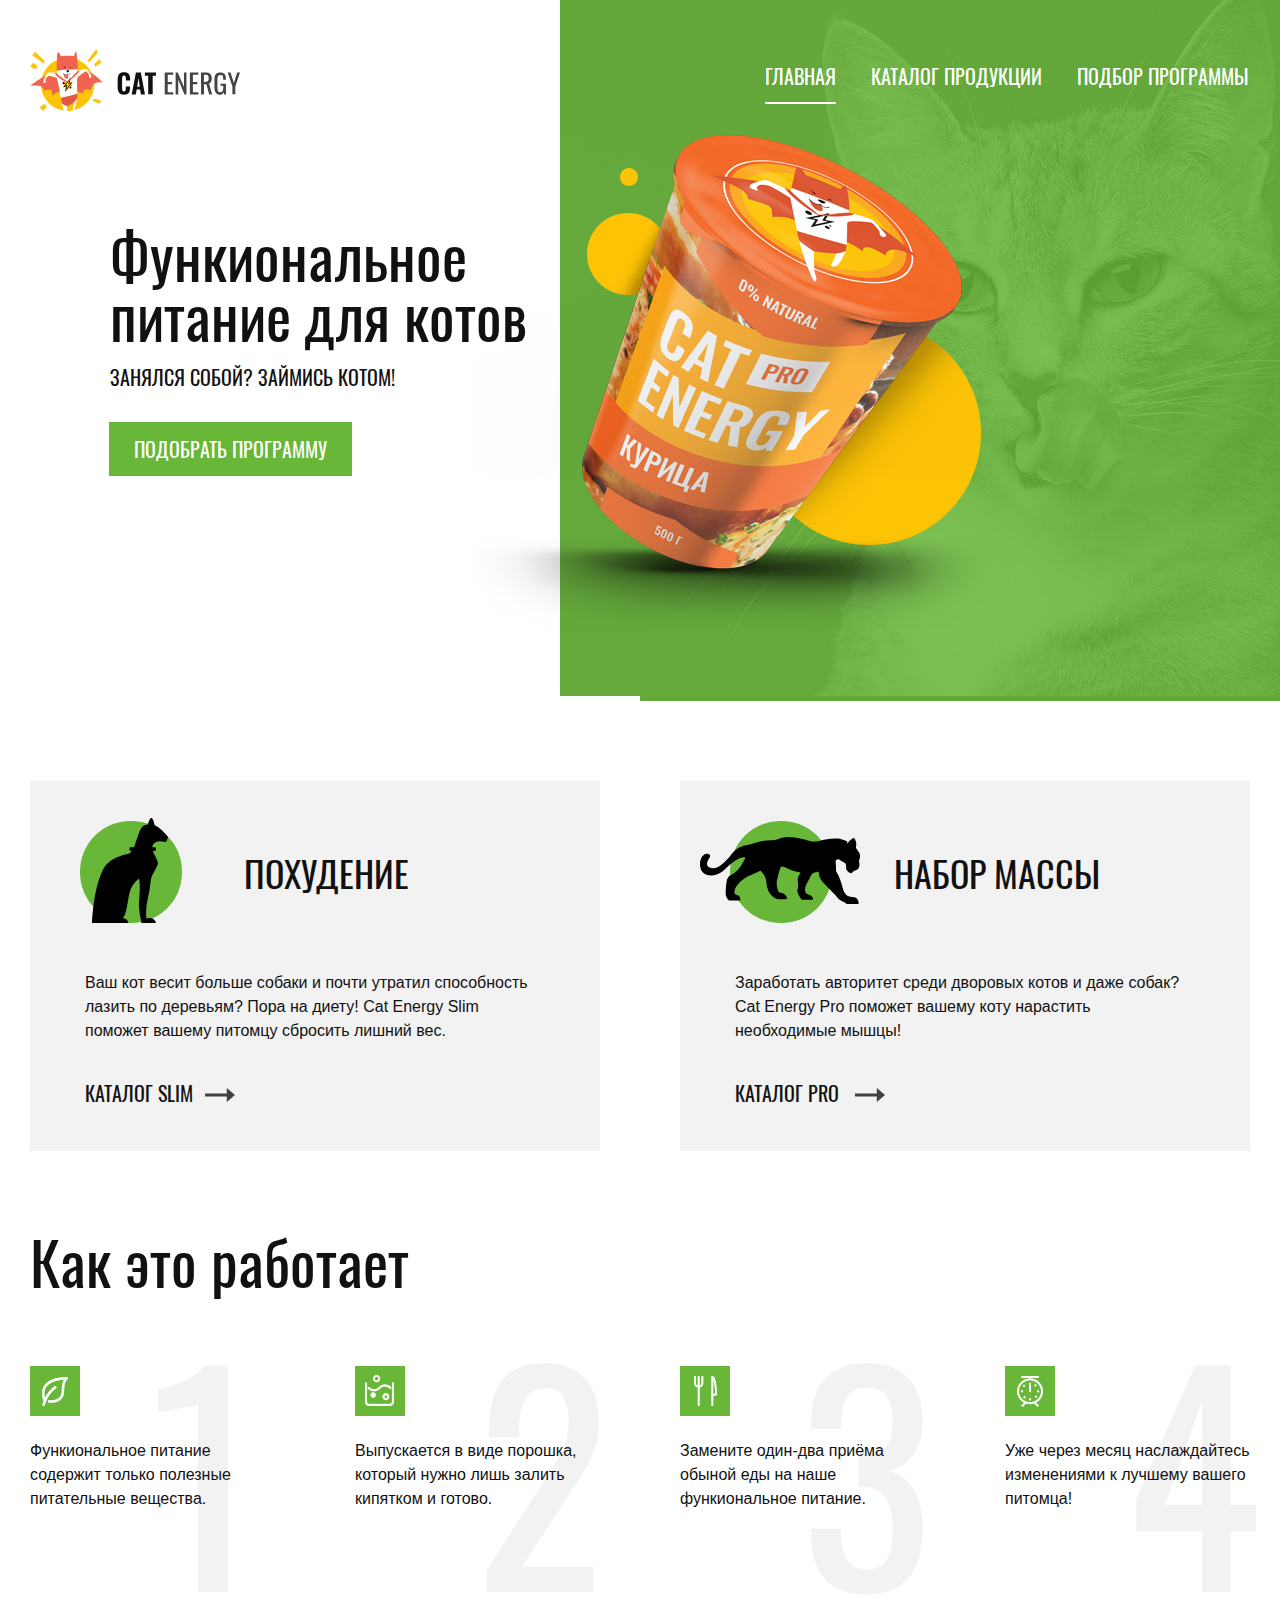
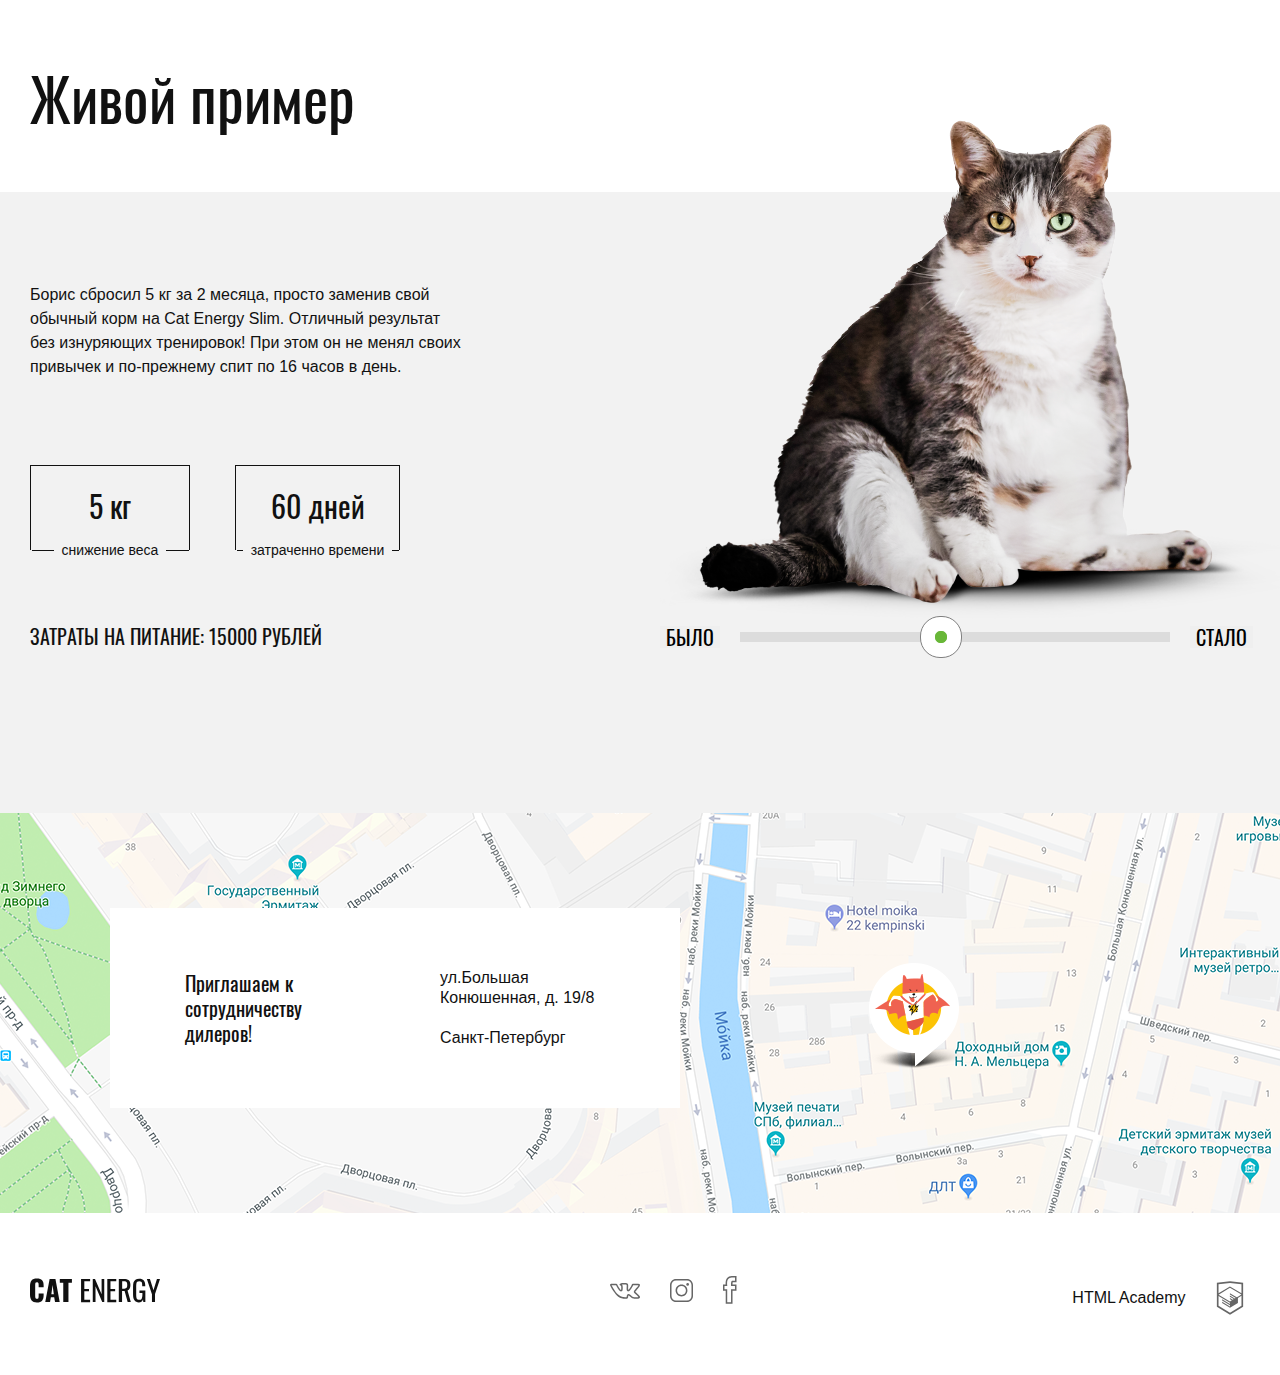
<file: index.html>
<!DOCTYPE html>
<html lang="ru">
	<head>
		<meta charset="utf-8">
        <link rel="stylesheet" href="style.css">
        <title>Главная</title>
    </head>
    <body>
        <header class="wrapper main-header">
            <h1 class="visually-hidden">Cat Energy</h1>
            <nav class="main-navigation">
                <a class="main-navigation-logo">
                    <img src="image/logo-desktop.svg" width="210" height="70">
                </a>
                <ul class="main-navigation__pages white-color">
                    <li class="page-active pages__items">
                        <a>Главная</a>
                    </li>
                    <li class="pages__items">
                        <a href="catalog.html">Каталог Продукции</a>
                    </li>
                    <li class="pages__items">
                        <a href="form.html">Подбор Программы</a>
                    </li>
                </ul>
            </nav>
        </header>
        <main>
            <section class="fuction-eat">
                <div class="wrapper">
                    <h2>Функиональное питание для котов</h2>
                    <p>Занялся собой? Займись котом!</p>
                    <img src="image/index-can-desktop@1x.png" width="552" height="499">
                    <a href="form.html" class="button">
                        Подобрать Программу
                    </a>
                </div>
            </section>
            <section class="weight-change"> 
                <h2 class="visually-hidden">Изменение веса</h2>
                <ul class="weight-change__list wrapper">
                    <li class="weight-change__items">
                        <h2 class="loss-mass">Похудение</h2>
                        <!-- <img src="image/icon-cat-slim.svg"> -->
                        <p>
                            Ваш кот весит больше собаки и почти утратил способность
                            лазить по деревьям? Пора на диету! Cat Energy Slim поможет
                            вашему питомцу сбросить лишний вес.
                        </p>
                        <a href="catalog-slim.html">Каталог Slim</a>
                    </li>
                    <li class="weight-change__items">
                        <h2 class="set-mass">Набор Массы</h2>
                        <!-- <img src="image/icon-cat-pro.svg"> -->
                        <p>
                            Заработать авторитет среди дворовых котов и даже собак?
                            Cat Energy Pro поможет вашему коту нарастить
                            необходимые мышцы!
                        </p>
                        <a href="catalog-pro.html">Каталог Pro</a>
                    </li>
                </ul>
            </section>
            <section class="how-work">
                <h2 class="wrapper">Как это работает</h2>
                <ul class="how-work__list wrapper">
                    <li class="how-work__items">
                        <img src="image/advantage-leaf@1x.png" width="50" height="50">
                        <p>
                            Функиональное питание содержит только 
                            полезные питательные вещества.
                        </p>
                    </li>
                    <li class="how-work__items">
                        <img src="image/advantage-powder@1x.png" width="50" height="50">
                        <p>
                            Выпускается в виде порошка, который 
                            нужно лишь залить кипятком и готово.
                        </p>
                    </li>
                    <li class="how-work__items">
                        <img src="image/advantage-dining@1x.png" width="50" height="50">
                        <p>
                            Замените один-два приёма обыной еды на 
                            наше функиональное питание.
                        </p>
                    </li>
                    <li class="how-work__items">
                        <img src="image/advantage-clock@1x.png" width="50" height="50">
                        <p>
                            Уже через месяц наслаждайтесь изменениями 
                            к лучшему вашего питомца!
                        </p>
                    </li>
                </ul>
            </section>
            <section class="life-example">
                <h2 class="wrapper">Живой пример</h2>
                <div class="wrapper conteiner">
                    <div>
                        <p class="life-example__example">
                            Борис сбросил 5 кг за 2 месяца, просто заменив свой обычный корм на Cat Energy Slim. 
                            Отличный результат без изнуряющих тренировок! 
                            При этом он не менял своих привычек и по-прежнему спит по 16 часов в день. 
                        </p>
                        <div class="conteiner">
                            <table class="life-example__table-kg">
                                <tr class="table-kg__h">
                                    <td><h3>5 кг</h3></td>
                                </tr>
                                <tr class="prob">
                                    <td><p class="kg__p">снижение веса</p></td>
                                </tr>
                            </table>
                            <table class="life-example__table-days">
                                <tr class="table-days__h">
                                    <td><h3>60 дней</h3></td>
                                </tr>
                                <tr class="prob">
                                    <td><p class="days__p">затраченно времени</p></td>
                                </tr>
                            </table>
                        </div>
                        <p class="pay">затраты на питание: 15000 рублей</p>
                    </div>
                    <div class="life-exampe__slider">
                        <img src="image/before-desktop@1x.png" class="life-example__before" width="690" height="517">
                        <img src="image/after-desktop@1x.png" class="life-example__after visually-hidden"  width="690" height="517">
                        <div class="slider-button">
                            <button class="button-before" type="button">было</button>
                            <button class="visually-hidden">+</button>
                            <!-- <button>+</button> -->
                            <span class="button-slider"></span>
                            <div class="custom-div"></div>
                            <button class="button-after" type="button">стало</button>
                        </div>
                    </div>
                </div>
            </section>
        </main>
        <footer class="main-footer">
            <section class="main-footer__map">
                <h2 class="visually-hidden">Наш адресс</h2>
                <div class="main-footer__adress">
                    <p>Приглашаем к сотрудничеству дилеров!</p>
                    <address>ул.Большая Конюшенная, д. 19/8 <br><br> Санкт-Петербург</address>
                </div>
                <img src="image/map-pin.png" width="124" height="106">
            </section>
            <section class="main-footer__contacts wrapper">
                <h2 class="visually-hidden">Наши контакты</h2>
                <a class="main-footer-logo">
                    <img src="image/logo-footer.svg" width="130" height="35">
                </a>
                <ul class="main-footer__socials">
                    <li>
                        <a href="index.html" class="VK">
                            <?xml version="1.0" encoding="utf-8"?>
<!-- Generator: Adobe Illustrator 15.0.0, SVG Export Plug-In . SVG Version: 6.00 Build 0) -->
<!DOCTYPE svg PUBLIC "-//W3C//DTD SVG 1.1//EN" "http://www.w3.org/Graphics/SVG/1.1/DTD/svg11.dtd">
<svg
  version="1.1"
  id="Layer_1"
  xmlns="http://www.w3.org/2000/svg"
  xmlns:xlink="http://www.w3.org/1999/xlink"
  x="0px"
  y="0px"
  width="30.004px"
  height="15.761px"
  viewBox="3.007 11.628 30.004 15.761"
  enable-background="new 3.007 11.628 30.004 15.761"
  xml:space="preserve">
  <g>
    <path
      d="M26.945,27.388c-0.386,0-1.17-0.082-2.075-0.632c-0.642-0.385-1.223-0.968-1.784-1.532
    c-0.438-0.44-1.171-1.177-1.447-1.177c-0.268,0.075-0.481,0.921-0.476,1.569c0.004,0.113-0.001,0.774-0.468,1.213
    c-0.425,0.4-1.088,0.485-1.216,0.498l-1.926,0.007c-0.967,0-4.358-0.218-7.429-3.021c-3.674-3.358-6.835-9.798-6.968-10.07
    c-0.197-0.462-0.248-1.066,0.152-1.482c0.392-0.413,1.081-0.472,1.359-0.479l4.083-0.024l0.115,0.008
    c0.091,0.014,0.567,0.095,0.957,0.349c0.388,0.247,0.59,0.651,0.626,0.73c0.01,0.021,0.649,1.432,1.475,2.684
    c1.312,1.99,1.896,2.455,2.103,2.562c0.188-0.417,0.277-1.7,0.187-2.871c0.001-0.493-0.101-1.098-0.252-1.278
    c-0.112-0.134-0.426-0.253-0.778-0.294l-0.722-0.691c-0.096-0.658,0.635-1.226,1.149-1.446c0.737-0.316,1.792-0.382,3.147-0.382
    l0.71,0.005c1.235,0.012,1.622,0.081,2.149,0.191c1.702,0.361,1.64,1.729,1.567,3.312c-0.021,0.464-0.046,1.001-0.046,1.621
    c0,0.151-0.005,0.312-0.011,0.479c-0.012,0.38-0.032,1.038,0.093,1.304c0.219-0.145,0.852-0.665,2.072-2.483
    c0.783-1.165,1.4-2.539,1.517-2.803l0.001-0.001c0.182-0.43,0.608-0.941,1.613-0.946l4.274-0.024
    c0.012-0.003,0.172-0.016,0.377-0.016c0.98,0,1.597,0.287,1.832,0.854c0.269,0.65,0.169,1.657-2.354,4.605
    c-0.37,0.432-0.697,0.804-0.982,1.127c-0.598,0.678-1.216,1.379-1.237,1.595c0.053,0.169,0.662,0.665,1.252,1.145
    c1.53,1.247,2.528,2.264,3.033,3.073c0.522,0.759,0.429,1.33,0.258,1.677c-0.424,0.864-1.638,0.973-1.877,0.985l-3.79,0.047
    C27.153,27.382,27.063,27.388,26.945,27.388z M21.638,22.548c0.899,0,1.682,0.786,2.511,1.618c0.497,0.5,1.011,1.016,1.496,1.307
    c0.727,0.44,1.316,0.421,1.398,0.412l0.103-0.009l3.805-0.047c0.171-0.012,0.411-0.073,0.536-0.136
    c-0.018-0.039-0.048-0.094-0.098-0.167c-0.449-0.718-1.388-1.659-2.686-2.718c-1.184-0.963-1.801-1.465-1.865-2.244
    c-0.066-0.805,0.493-1.439,1.607-2.703c0.28-0.318,0.604-0.685,0.967-1.109c1.559-1.821,1.957-2.64,2.058-2.956
    c-0.17-0.029-0.648-0.021-0.678-0.018l-4.361,0.028c-0.191,0.001-0.249,0.035-0.249,0.036c-0.176,0.414-0.812,1.812-1.644,3.05
    c-1.895,2.82-2.785,3.2-3.407,3.201c-0.204,0-0.396-0.05-0.569-0.148c-1.003-0.569-0.963-1.834-0.934-2.757
    c0.005-0.149,0.01-0.295,0.01-0.431c0-0.646,0.025-1.207,0.048-1.689c0.076-1.68,0.016-1.692-0.379-1.776
    c-0.409-0.086-0.705-0.147-1.856-0.159l-0.693-0.005c-0.624,0-1.343,0.014-1.906,0.098c0.092,0.074,0.18,0.157,0.259,0.251
    c0.588,0.704,0.604,1.951,0.601,2.194c0.13,1.646,0.061,3.796-1.018,4.313c-0.191,0.092-0.392,0.137-0.597,0.137
    c-0.926,0-1.854-0.885-3.425-3.267c-0.895-1.354-1.56-2.824-1.587-2.887c-0.011-0.021-0.054-0.077-0.075-0.094
    c-0.083-0.054-0.233-0.097-0.32-0.116l-4.001,0.024c-0.021,0.001-0.045,0.002-0.07,0.005c0.591,1.189,3.426,6.592,6.519,9.419
    c2.74,2.502,5.826,2.629,6.417,2.629l1.851-0.003c0.046-0.01,0.218-0.062,0.269-0.1c-0.019,0.018-0.01-0.053-0.01-0.097
    c-0.003-0.265,0.012-2.595,1.578-3.034C21.369,22.566,21.502,22.548,21.638,22.548z"/>
  </g>
</svg>

                            <!-- <img src="image/icon-vk.svg" alt="Вконтакте"> -->
                        </a>
                    </li>
                    <li>
                        <a href="index.html" class="instagram">
                            <?xml version="1.0" encoding="utf-8"?>
<!-- Generator: Adobe Illustrator 15.0.0, SVG Export Plug-In . SVG Version: 6.00 Build 0) -->
<!DOCTYPE svg PUBLIC "-//W3C//DTD SVG 1.1//EN" "http://www.w3.org/Graphics/SVG/1.1/DTD/svg11.dtd">
<svg version="1.1" id="Layer_1" xmlns="http://www.w3.org/2000/svg" xmlns:xlink="http://www.w3.org/1999/xlink" x="0px" y="0px"
 width="23px" height="23px" viewBox="-3 -3 23 23" enable-background="new -3 -3 23 23" xml:space="preserve">
  <path
    d="M14.002-1.501c2.48,0,4.498,2.02,4.498,4.501v11c0,2.481-2.018,4.5-4.498,4.5H3.01
  c-2.48,0-4.498-2.019-4.498-4.5V3c0-2.481,2.018-4.5,4.498-4.5h10.992 M14.002-3H3.01C-0.29-3-2.987-0.301-2.987,3v11.001
  C-2.987,17.299-0.29,20,3.01,20h10.995C17.301,20,20,17.299,20,13.999V3C20-0.301,17.301-3,14.002-3L14.002-3z"/>
  <path
    d="M8.506,4.078c2.44,0,4.429,1.985,4.429,4.428c0,2.44-1.989,4.43-4.429,4.43c-2.443,0-4.428-1.989-4.428-4.43
  C4.078,6.063,6.063,4.078,8.506,4.078 M8.506,2.578c-3.273,0-5.928,2.654-5.928,5.928s2.654,5.927,5.928,5.927
  c3.274,0,5.926-2.653,5.926-5.927S11.78,2.578,8.506,2.578L8.506,2.578z"/>
  <circle cx="14.646" cy="2.379" r="1.341"/>
</svg>
                            <!-- <img src="image/icon-insta.svg" alt="Инстаграмм"> -->
                        </a>
                    </li>
                    <li>
                        <a href="index.html" class="FB">
                            <?xml version="1.0" encoding="utf-8"?>
<!-- Generator: Adobe Illustrator 15.0.0, SVG Export Plug-In . SVG Version: 6.00 Build 0) -->
<!DOCTYPE svg PUBLIC "-//W3C//DTD SVG 1.1//EN" "http://www.w3.org/Graphics/SVG/1.1/DTD/svg11.dtd">
<svg
  version="1.1"
  id="Layer_1"
  xmlns="http://www.w3.org/2000/svg"
  xmlns:xlink="http://www.w3.org/1999/xlink"
  x="0px"
  y="0px"
  width="13.518px"
  height="27.75px"
  viewBox="34.789 -4.709 13.518 27.75"
  enable-background="new 34.789 -4.709 13.518 27.75"
  xml:space="preserve">
  <g>
    <path
      d="M44.32,23.041h-6.816V10.137h-2.715V3.763h2.629c-0.202-2.887,0.298-5,1.519-6.444c1.039-1.229,2.583-1.911,4.588-2.026
    l4.782-0.001v6.15h-3.755c-0.166,0.315-0.251,1.093-0.252,2.321h3.978v6.375H44.32V23.041z M39.004,21.541h3.816V8.637h3.957V5.263
    h-3.953l-0.016-0.734c-0.044-2.04,0.002-3.784,1.007-4.46l0.19-0.127h2.801v-3.15h-3.239c-1.557,0.091-2.711,0.581-3.485,1.496
    c-1.041,1.231-1.41,3.298-1.099,6.144l0.092,0.832h-2.786v3.375h2.715V21.541z"/>
  </g>
</svg>

                            <!-- <img src="image/icon-fb.svg" alt="Фейсбук"> -->
                        </a>
                    </li>
                </ul>
                <a href="index.html" class="HTML-Academy-2">
                    <span>HTML Academy</span>
                    <svg class="HTML-Academy" xmlns="http://www.w3.org/2000/svg" viewBox="0 0 60 60"><path d="M30.2 5h-.2l-19.7 2.1v36.2l19.7 11.7 19.7-11.7v-36.2l-19.5-2.1zm17 36.8l-17.2 10.2-17.2-10.2v-14.8l17.1 10.2v1.8l-11.7-7v1.8l11.8 7.1v1.9l-11.8-7v1.8l11.8 7 11.9-7.1v-7.6l5.3-3.2v15.1zm-.1-17l-4.7 2.8-2.2 1.3-10.3-6.1v1.8l8.8 5.3h-.1l-.2.1-1.3.7-7.3-4.3v1.8l5.8 3.4-1.4.9-4.3-2.6v1.8l2.9 1.7-2.9 1.7-17-10.1 17-10.2 17.2 10zm.1-1.8l-17.3-10.2-17.1 10.2v-13.6l17.2-1.8 17.2 1.8v13.6z"/></svg>
                </a>
                <!-- <img src="image/htmlacademy.svg" class="HTML-Academy"> -->
            </section>
        </footer>
        <script src="scripts.js"></script>
    </body>
</html>
</file>
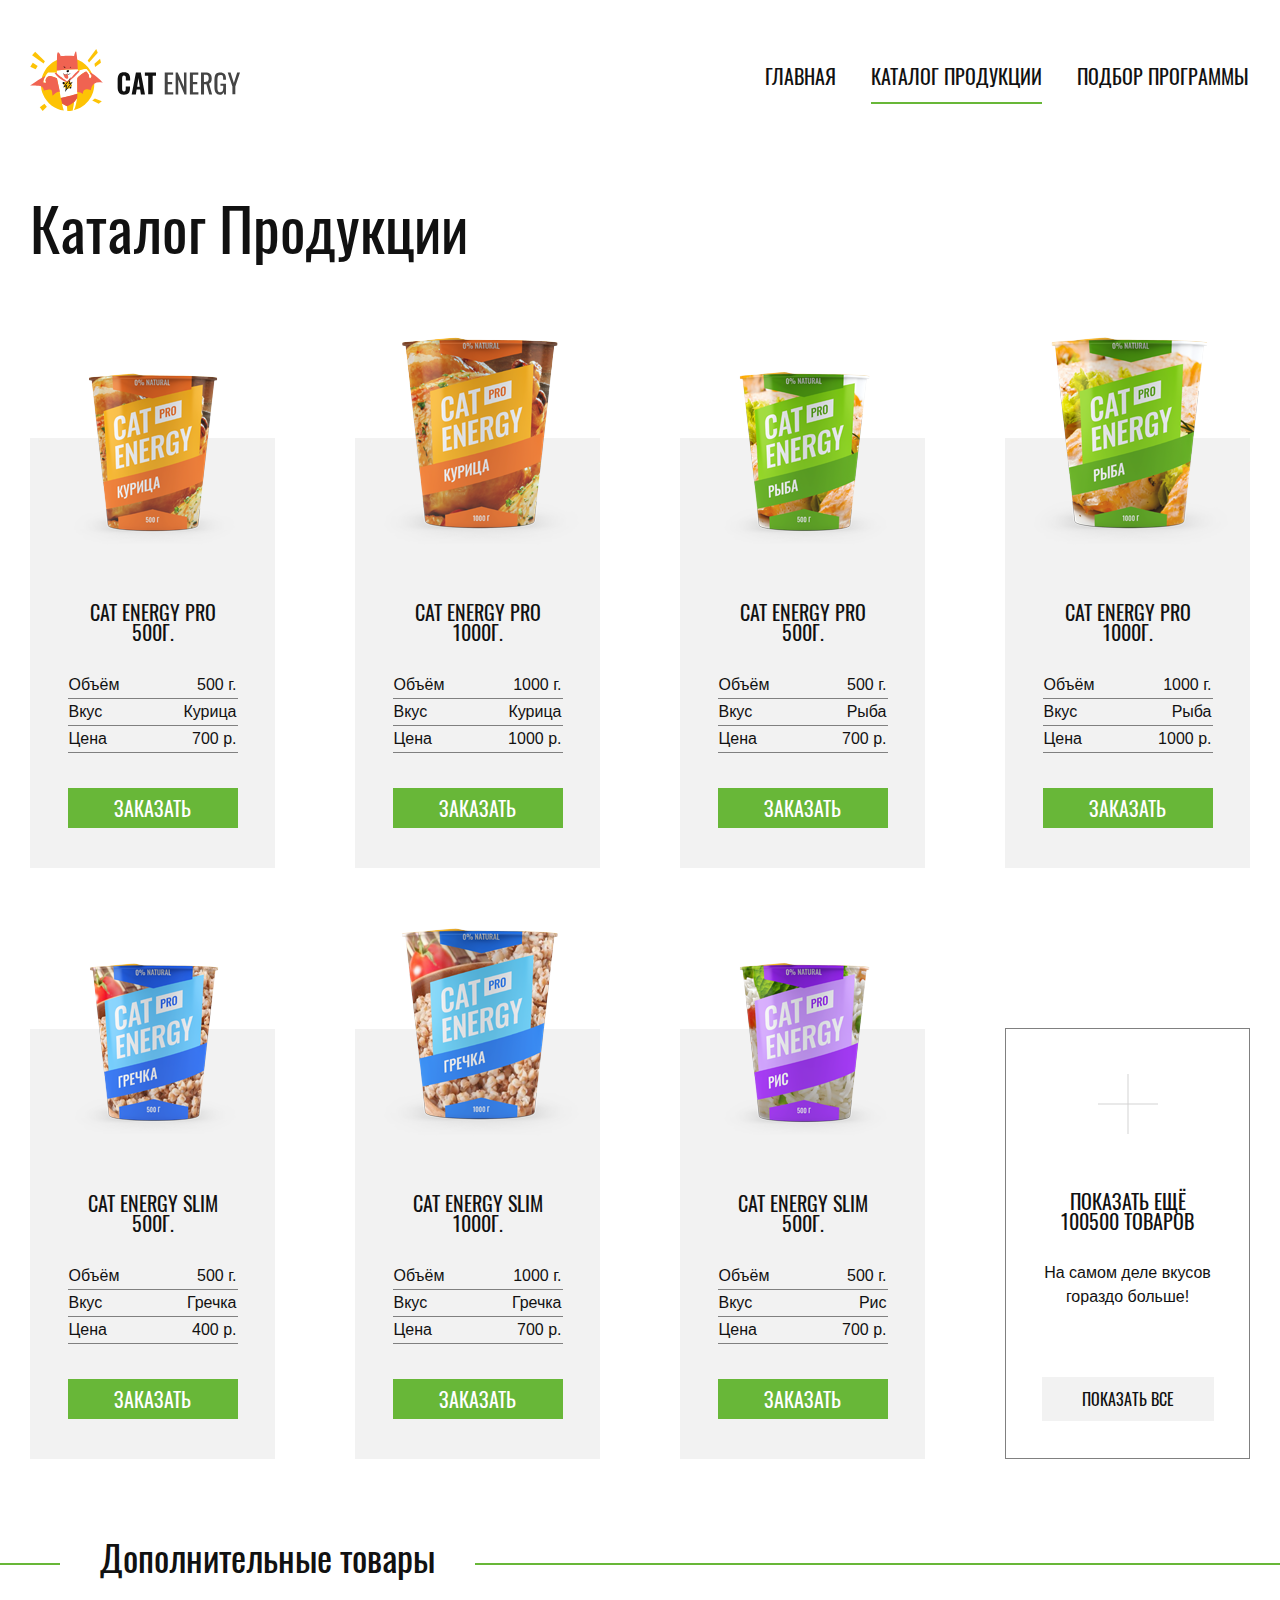
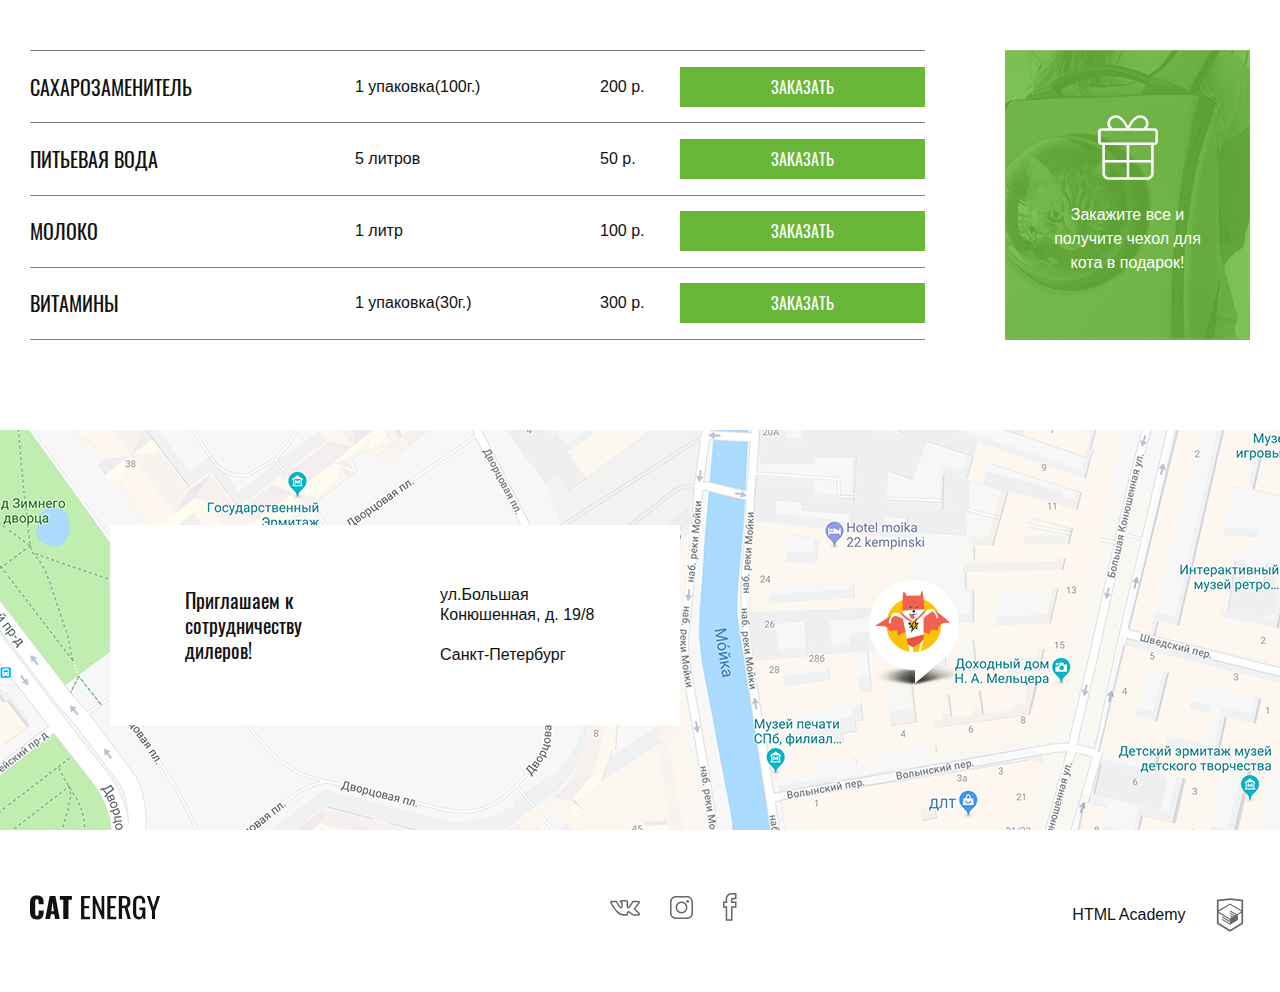
<file: catalog.html>
<!DOCTYPE html>
<html lang="ru">
	<head>
		<meta charset="utf-8">
        <link rel="stylesheet" href="style.css">
        <title>Каталог</title>
    </head>
    <body>
        <header class="wrapper">
            <h1 class="visually-hidden">Cat Energy</h1>
            <nav class="main-navigation">
                <a class="main-navigation-logo" href="index.html">
                    <img src="image/logo-desktop.svg" width="210" height="70">
                </a>
                <ul class="main-navigation__pages">
                    <li class="pages__items">
                        <a href="index.html">Главная</a>
                    </li>
                    <li class="page-active pages__items">
                        <a>Каталог Продукции</a>
                    </li>
                    <li class="pages__items">
                        <a href="form.html">Подбор Программы</a>
                    </li>
                </ul>
            </nav>
        </header>
        <main>
            <section class="products">
                <h2 class="wrapper">Каталог Продукции</h2>
                <ul class="products__list wrapper">
                    <li class="products__items">
                        <img src="image/chicken-small-desktop@1x.png" width="245" height="172">
                        <h3>Cat Energy Pro 500г.</h3>
                        <table class="items__table">
                            <tr class="table__string">
                                <td>Объём</td>
                                <td>500 г.</td>
                            </tr>
                            <tr class="table__string">
                                <td>Вкус</td>
                                <td>Курица</td>
                            </tr>
                            <tr class="table__string">
                                <td>Цена</td>
                                <td>700 р.</td>
                            </tr>
                        </table>
                        <a class="button" href="form.html">заказать</a>
                    </li>
                    <li class="products__items">
                        <img src="image/chicken-big-desktop@1x.png" width="245" height="208">
                        <h3>Cat Energy Pro 1000г.</h3>
                        <table class="items__table">
                            <tr class="table__string">
                                <td>Объём</td>
                                <td>1000 г.</td>
                            </tr>
                            <tr class="table__string">
                                <td>Вкус</td>
                                <td>Курица</td>
                            </tr>
                            <tr class="table__string">
                                <td>Цена</td>
                                <td>1000 р.</td>
                            </tr>
                        </table>
                        <a class="button" href="form.html">заказать</a>
                    </li>
                    <li class="products__items">
                        <img src="image/fish-small-desktop@1x.png" width="245" height="174">
                        <h3>Cat Energy Pro 500г.</h3>
                        <table class="items__table">
                            <tr class="table__string">
                                <td>Объём</td>
                                <td>500 г.</td>
                            </tr>
                            <tr class="table__string">
                                <td>Вкус</td>
                                <td>Рыба</td>
                            </tr>
                            <tr class="table__string">
                                <td>Цена</td>
                                <td>700 р.</td>
                            </tr>
                        </table>
                        <a class="button" href="form.html">заказать</a>
                    </li>
                    <li class="products__items">
                        <img src="image/fish-big-desktop@1x.png" width="245" height="208">
                        <h3>Cat Energy Pro 1000г.</h3>
                        <table class="items__table">
                            <tr class="table__string">
                                <td>Объём</td>
                                <td>1000 г.</td>
                            </tr>
                            <tr class="table__string">
                                <td>Вкус</td>
                                <td>Рыба</td>
                            </tr>
                            <tr class="table__string">
                                <td>Цена</td>
                                <td>1000 р.</td>
                            </tr>
                        </table>
                        <a class="button" href="form.html">заказать</a>
                    </li>
                    <li class="products__items">
                        <img src="image/buckwheat-small-desktop@1x.png" width="245" height="174">
                        <h3>Cat Energy Slim 500г.</h3>
                        <table class="items__table">
                            <tr class="table__string"> 
                                <td>Объём</td>
                                <td>500 г.</td>
                            </tr>
                            <tr class="table__string">
                                <td>Вкус</td>
                                <td>Гречка</td>
                            </tr>
                            <tr class="table__string">
                                <td>Цена</td>
                                <td>400 р.</td>
                            </tr>
                        </table>
                        <a class="button" href="form.html">заказать</a>
                    </li>
                    <li class="products__items">
                        <img src="image/buckwheat-big-desktop@1x.png" width="245" height="208">
                        <h3>Cat Energy Slim 1000г.</h3>
                        <table class="items__table">
                            <tr class="table__string">
                                <td>Объём</td>
                                <td>1000 г.</td>
                            </tr>
                            <tr class="table__string">
                                <td>Вкус</td>
                                <td>Гречка</td>
                            </tr>
                            <tr class="table__string">
                                <td>Цена</td>
                                <td>700 р.</td>
                            </tr>
                        </table>
                        <a class="button" href="form.html">заказать</a>
                    </li>
                    <li class="products__items">
                        <img src="image/rice-small-desktop@1x.png" width="245" height="174">
                        <h3>Cat Energy Slim 500г.</h3>
                        <table class="items__table">
                            <tr class="table__string">
                                <td>Объём</td>
                                <td>500 г.</td>
                            </tr>
                            <tr class="table__string">
                                <td>Вкус</td>
                                <td>Рис</td>
                            </tr>
                            <tr class="table__string">
                                <td>Цена</td>
                                <td>700 р.</td>
                            </tr>
                        </table>
                        <a class="button" href="form.html">заказать</a>
                    </li>
                    <li>
                        <div class="products__more">
                            <img src="image/icon-plus.svg" width="60" height="60">
                            <h3>Показать ещё 100500 товаров</h3>
                            <p>На самом деле вкусов гораздо больше!</p>
                            <a href="catalog.html">Показать все</a>
                        </div>
                    </li>
                </ul>
                
            </section>
            <section class="another-products">
                <h2 class="custom-h wrapper">Дополнительные товары</h2>
                <div class="conteiner wrapper">
                    <table class="another-products__table">
                        <tr class="anoter-products__items">
                            <td>сахарозаменитель</td>
                            <td>1 упаковка(100г.)</td>
                            <td>200 р.</td>
                            <td><a href="form.html" class="button">заказать</a></td>
                        </tr>
                        <tr class="anoter-products__items"> 
                            <td>питьевая вода</td>
                            <td>5 литров</td>
                            <td>50 р.</td>
                            <td><a href="form.html" class="button">заказать</a></td>
                        </tr>
                        <tr class="anoter-products__items">
                            <td>молоко</td>
                            <td>1 литр</td>
                            <td>100 р.</td>
                            <td><a href="form.html" class="button">заказать</a></td>
                        </tr>
                        <tr class="anoter-products__items">
                            <td>витамины</td>
                            <td>1 упаковка(30г.)</td>
                            <td>300 р.</td>
                            <td><a href="form.html" class="button">заказать</a></td>
                        </tr>
                    </table>
                    <div class="another-products__gift">
                        <img src="image/icon-gift.svg" width="60" height="65">
                        <p>Закажите все и получите чехол для кота в подарок!</p>
                    </div>
                </div>
            </section>
        </main>
        <footer class="main-footer">
            <section class="main-footer__map">
                <h2 class="visually-hidden">Наш адресс</h2>
                <div class="main-footer__adress">
                    <p>Приглашаем к сотрудничеству дилеров!</p>
                    <address>ул.Большая Конюшенная, д. 19/8 <br><br> Санкт-Петербург</address>
                </div>
                <img src="image/map-pin.png" width="124" height="106">
            </section>
            <section class="main-footer__contacts wrapper">
                <h2 class="visually-hidden">Наши контакты</h2>
                <a class="main-footer-logo">
                    <img src="image/logo-footer.svg" width="130" height="35">
                </a>
                <ul class="main-footer__socials">
                    <li>
                        <a href="index.html" class="VK">
                            <?xml version="1.0" encoding="utf-8"?>
<!-- Generator: Adobe Illustrator 15.0.0, SVG Export Plug-In . SVG Version: 6.00 Build 0) -->
<!DOCTYPE svg PUBLIC "-//W3C//DTD SVG 1.1//EN" "http://www.w3.org/Graphics/SVG/1.1/DTD/svg11.dtd">
<svg
  version="1.1"
  id="Layer_1"
  xmlns="http://www.w3.org/2000/svg"
  xmlns:xlink="http://www.w3.org/1999/xlink"
  x="0px"
  y="0px"
  width="30.004px"
  height="15.761px"
  viewBox="3.007 11.628 30.004 15.761"
  enable-background="new 3.007 11.628 30.004 15.761"
  xml:space="preserve">
  <g>
    <path
      d="M26.945,27.388c-0.386,0-1.17-0.082-2.075-0.632c-0.642-0.385-1.223-0.968-1.784-1.532
    c-0.438-0.44-1.171-1.177-1.447-1.177c-0.268,0.075-0.481,0.921-0.476,1.569c0.004,0.113-0.001,0.774-0.468,1.213
    c-0.425,0.4-1.088,0.485-1.216,0.498l-1.926,0.007c-0.967,0-4.358-0.218-7.429-3.021c-3.674-3.358-6.835-9.798-6.968-10.07
    c-0.197-0.462-0.248-1.066,0.152-1.482c0.392-0.413,1.081-0.472,1.359-0.479l4.083-0.024l0.115,0.008
    c0.091,0.014,0.567,0.095,0.957,0.349c0.388,0.247,0.59,0.651,0.626,0.73c0.01,0.021,0.649,1.432,1.475,2.684
    c1.312,1.99,1.896,2.455,2.103,2.562c0.188-0.417,0.277-1.7,0.187-2.871c0.001-0.493-0.101-1.098-0.252-1.278
    c-0.112-0.134-0.426-0.253-0.778-0.294l-0.722-0.691c-0.096-0.658,0.635-1.226,1.149-1.446c0.737-0.316,1.792-0.382,3.147-0.382
    l0.71,0.005c1.235,0.012,1.622,0.081,2.149,0.191c1.702,0.361,1.64,1.729,1.567,3.312c-0.021,0.464-0.046,1.001-0.046,1.621
    c0,0.151-0.005,0.312-0.011,0.479c-0.012,0.38-0.032,1.038,0.093,1.304c0.219-0.145,0.852-0.665,2.072-2.483
    c0.783-1.165,1.4-2.539,1.517-2.803l0.001-0.001c0.182-0.43,0.608-0.941,1.613-0.946l4.274-0.024
    c0.012-0.003,0.172-0.016,0.377-0.016c0.98,0,1.597,0.287,1.832,0.854c0.269,0.65,0.169,1.657-2.354,4.605
    c-0.37,0.432-0.697,0.804-0.982,1.127c-0.598,0.678-1.216,1.379-1.237,1.595c0.053,0.169,0.662,0.665,1.252,1.145
    c1.53,1.247,2.528,2.264,3.033,3.073c0.522,0.759,0.429,1.33,0.258,1.677c-0.424,0.864-1.638,0.973-1.877,0.985l-3.79,0.047
    C27.153,27.382,27.063,27.388,26.945,27.388z M21.638,22.548c0.899,0,1.682,0.786,2.511,1.618c0.497,0.5,1.011,1.016,1.496,1.307
    c0.727,0.44,1.316,0.421,1.398,0.412l0.103-0.009l3.805-0.047c0.171-0.012,0.411-0.073,0.536-0.136
    c-0.018-0.039-0.048-0.094-0.098-0.167c-0.449-0.718-1.388-1.659-2.686-2.718c-1.184-0.963-1.801-1.465-1.865-2.244
    c-0.066-0.805,0.493-1.439,1.607-2.703c0.28-0.318,0.604-0.685,0.967-1.109c1.559-1.821,1.957-2.64,2.058-2.956
    c-0.17-0.029-0.648-0.021-0.678-0.018l-4.361,0.028c-0.191,0.001-0.249,0.035-0.249,0.036c-0.176,0.414-0.812,1.812-1.644,3.05
    c-1.895,2.82-2.785,3.2-3.407,3.201c-0.204,0-0.396-0.05-0.569-0.148c-1.003-0.569-0.963-1.834-0.934-2.757
    c0.005-0.149,0.01-0.295,0.01-0.431c0-0.646,0.025-1.207,0.048-1.689c0.076-1.68,0.016-1.692-0.379-1.776
    c-0.409-0.086-0.705-0.147-1.856-0.159l-0.693-0.005c-0.624,0-1.343,0.014-1.906,0.098c0.092,0.074,0.18,0.157,0.259,0.251
    c0.588,0.704,0.604,1.951,0.601,2.194c0.13,1.646,0.061,3.796-1.018,4.313c-0.191,0.092-0.392,0.137-0.597,0.137
    c-0.926,0-1.854-0.885-3.425-3.267c-0.895-1.354-1.56-2.824-1.587-2.887c-0.011-0.021-0.054-0.077-0.075-0.094
    c-0.083-0.054-0.233-0.097-0.32-0.116l-4.001,0.024c-0.021,0.001-0.045,0.002-0.07,0.005c0.591,1.189,3.426,6.592,6.519,9.419
    c2.74,2.502,5.826,2.629,6.417,2.629l1.851-0.003c0.046-0.01,0.218-0.062,0.269-0.1c-0.019,0.018-0.01-0.053-0.01-0.097
    c-0.003-0.265,0.012-2.595,1.578-3.034C21.369,22.566,21.502,22.548,21.638,22.548z"/>
  </g>
</svg>

                            <!-- <img src="image/icon-vk.svg" alt="Вконтакте"> -->
                        </a>
                    </li>
                    <li>
                        <a href="index.html" class="instagram">
                            <?xml version="1.0" encoding="utf-8"?>
<!-- Generator: Adobe Illustrator 15.0.0, SVG Export Plug-In . SVG Version: 6.00 Build 0) -->
<!DOCTYPE svg PUBLIC "-//W3C//DTD SVG 1.1//EN" "http://www.w3.org/Graphics/SVG/1.1/DTD/svg11.dtd">
<svg version="1.1" id="Layer_1" xmlns="http://www.w3.org/2000/svg" xmlns:xlink="http://www.w3.org/1999/xlink" x="0px" y="0px"
 width="23px" height="23px" viewBox="-3 -3 23 23" enable-background="new -3 -3 23 23" xml:space="preserve">
  <path
    d="M14.002-1.501c2.48,0,4.498,2.02,4.498,4.501v11c0,2.481-2.018,4.5-4.498,4.5H3.01
  c-2.48,0-4.498-2.019-4.498-4.5V3c0-2.481,2.018-4.5,4.498-4.5h10.992 M14.002-3H3.01C-0.29-3-2.987-0.301-2.987,3v11.001
  C-2.987,17.299-0.29,20,3.01,20h10.995C17.301,20,20,17.299,20,13.999V3C20-0.301,17.301-3,14.002-3L14.002-3z"/>
  <path
    d="M8.506,4.078c2.44,0,4.429,1.985,4.429,4.428c0,2.44-1.989,4.43-4.429,4.43c-2.443,0-4.428-1.989-4.428-4.43
  C4.078,6.063,6.063,4.078,8.506,4.078 M8.506,2.578c-3.273,0-5.928,2.654-5.928,5.928s2.654,5.927,5.928,5.927
  c3.274,0,5.926-2.653,5.926-5.927S11.78,2.578,8.506,2.578L8.506,2.578z"/>
  <circle cx="14.646" cy="2.379" r="1.341"/>
</svg>
                            <!-- <img src="image/icon-insta.svg" alt="Инстаграмм"> -->
                        </a>
                    </li>
                    <li>
                        <a href="index.html" class="FB">
                            <?xml version="1.0" encoding="utf-8"?>
<!-- Generator: Adobe Illustrator 15.0.0, SVG Export Plug-In . SVG Version: 6.00 Build 0) -->
<!DOCTYPE svg PUBLIC "-//W3C//DTD SVG 1.1//EN" "http://www.w3.org/Graphics/SVG/1.1/DTD/svg11.dtd">
<svg
  version="1.1"
  id="Layer_1"
  xmlns="http://www.w3.org/2000/svg"
  xmlns:xlink="http://www.w3.org/1999/xlink"
  x="0px"
  y="0px"
  width="13.518px"
  height="27.75px"
  viewBox="34.789 -4.709 13.518 27.75"
  enable-background="new 34.789 -4.709 13.518 27.75"
  xml:space="preserve">
  <g>
    <path
      d="M44.32,23.041h-6.816V10.137h-2.715V3.763h2.629c-0.202-2.887,0.298-5,1.519-6.444c1.039-1.229,2.583-1.911,4.588-2.026
    l4.782-0.001v6.15h-3.755c-0.166,0.315-0.251,1.093-0.252,2.321h3.978v6.375H44.32V23.041z M39.004,21.541h3.816V8.637h3.957V5.263
    h-3.953l-0.016-0.734c-0.044-2.04,0.002-3.784,1.007-4.46l0.19-0.127h2.801v-3.15h-3.239c-1.557,0.091-2.711,0.581-3.485,1.496
    c-1.041,1.231-1.41,3.298-1.099,6.144l0.092,0.832h-2.786v3.375h2.715V21.541z"/>
  </g>
</svg>

                            <!-- <img src="image/icon-fb.svg" alt="Фейсбук"> -->
                        </a>
                    </li>
                </ul>
                <a href="index.html" class="HTML-Academy-2">
                    <span>HTML Academy</span>
                    <svg class="HTML-Academy" xmlns="http://www.w3.org/2000/svg" viewBox="0 0 60 60"><path d="M30.2 5h-.2l-19.7 2.1v36.2l19.7 11.7 19.7-11.7v-36.2l-19.5-2.1zm17 36.8l-17.2 10.2-17.2-10.2v-14.8l17.1 10.2v1.8l-11.7-7v1.8l11.8 7.1v1.9l-11.8-7v1.8l11.8 7 11.9-7.1v-7.6l5.3-3.2v15.1zm-.1-17l-4.7 2.8-2.2 1.3-10.3-6.1v1.8l8.8 5.3h-.1l-.2.1-1.3.7-7.3-4.3v1.8l5.8 3.4-1.4.9-4.3-2.6v1.8l2.9 1.7-2.9 1.7-17-10.1 17-10.2 17.2 10zm.1-1.8l-17.3-10.2-17.1 10.2v-13.6l17.2-1.8 17.2 1.8v13.6z"/></svg>
                </a>
                <!-- <img src="image/htmlacademy.svg" class="HTML-Academy"> -->
            </section>
        </footer>
    </body>
</html>
</file>
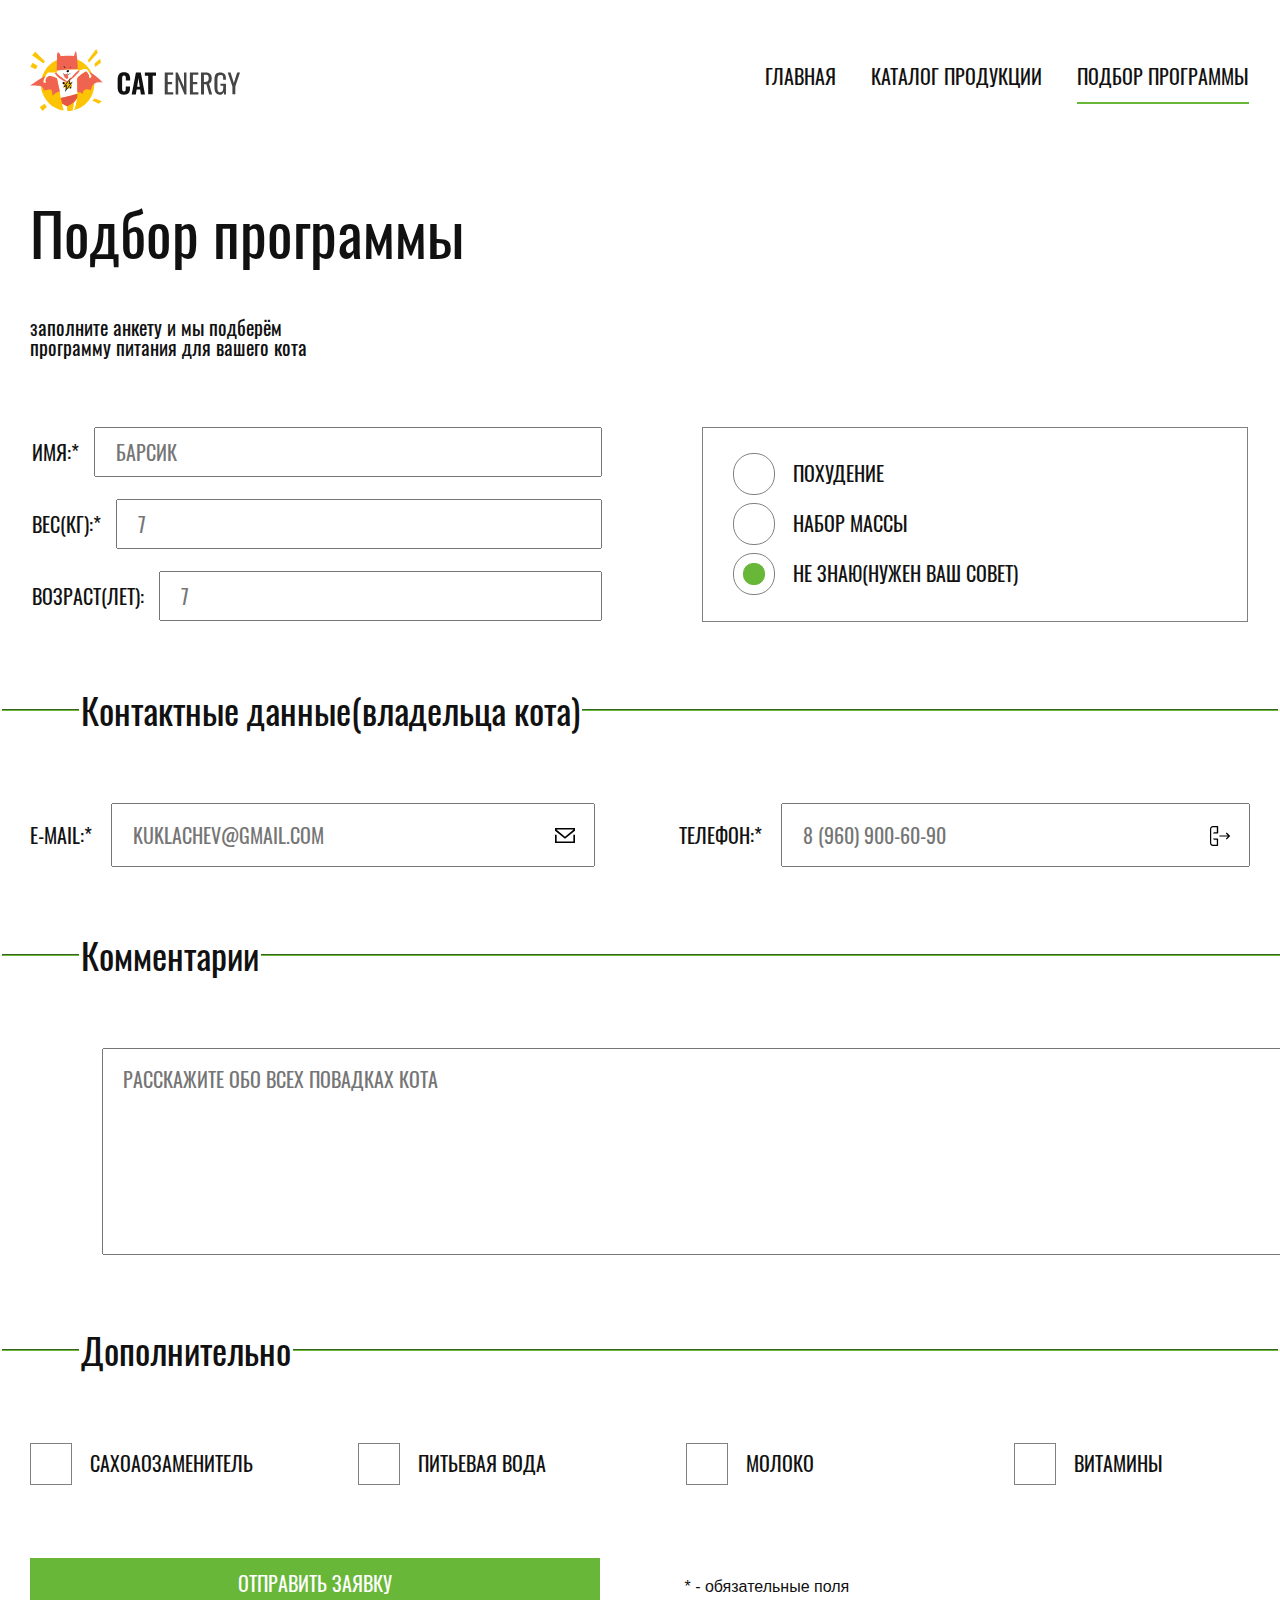
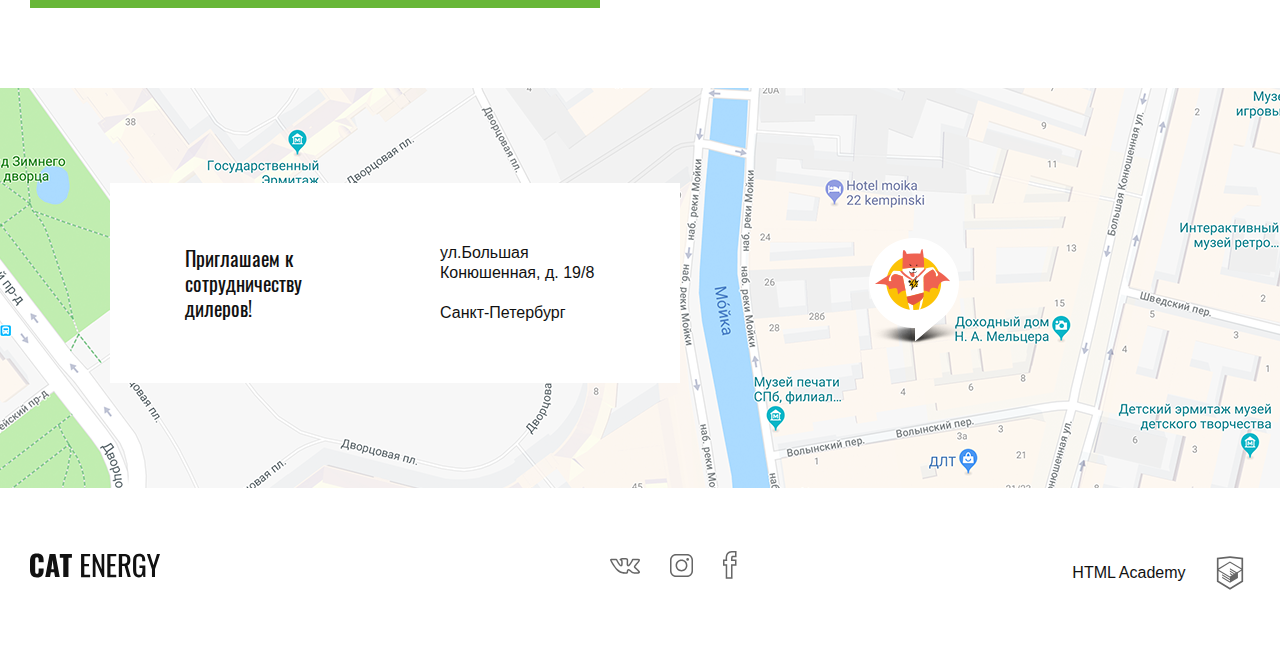
<file: form.html>
<!DOCTYPE html>
<html lang="ru">
	<head>
		<meta charset="utf-8">
        <link rel="stylesheet" href="style.css">
        <title>Подбор Программы</title>
    </head>
    <body>
        <header class="wrapper">
            <h1 class="visually-hidden">Cat Energy</h1>
            <nav class="main-navigation">
                <a class="main-navigation-logo" href="index.html">
                    <img src="image/logo-desktop.svg" width="210" height="70">
                </a>
                <ul class="main-navigation__pages">
                    <li class="pages__items">
                        <a href="index.html">Главная</a>
                    </li>
                    <li class="pages__items">
                        <a href="catalog.html">Каталог Продукции</a>
                    </li>
                    <li class="page-active pages__items">
                        <a>Подбор Программы</a>
                    </li>
                </ul>
            </nav>
        </header>
        <main>
            <section class="modal">
                <h2 class="wrapper">Подбор программы</h2>
                <div class="wrapper">
                    <p>заполните анкету и мы подберём программу питания для вашего кота</p>
                </div>
                <form class="modal__form">
                    <div class="conteiner-2 wrapper">
                        <fieldset class="form__cat-data">
                            <legend class="visually-hidden">Данные кота</legend>
                            <div class="conteiner-1">                                
                                <label for="name">Имя:*</label>
                                <input name="name" type="text" id="name" placeholder="Барсик" required>
                            </div>
                            <div class="conteiner-1">
                                <label for="weight">Вес(кг):*</label>
                                <input name="weight" type="number" id="weight" placeholder="7" required>
                            </div>
                            <div class="conteiner-1">                                
                                <label for="age">Возраст(лет):</label>
                                <input name="age" type="number" id="age" placeholder="7">
                            </div>
                        </fieldset>
                        <fieldset class="form__what-need">
                            <legend class="visually-hidden">Коту нужно</legend>
                            <label class="radio-conteiner">
                                <input class="visually-hidden" type="radio" name="weight-change" value="loss">
                                <span class="radio-indicator"></span>
                                похудение
                            </label>
                            <label class="radio-conteiner">
                                <input class="visually-hidden" type="radio" name="weight-change" value="set">
                                <span class="radio-indicator"></span>
                                набор массы
                            </label>
                            <label class="radio-conteiner">
                                <input class="visually-hidden" type="radio" name="weight-change" value="dont-now" checked>
                                <span class="radio-indicator"></span>
                                не знаю(нужен ваш совет)
                            </label>
                        </fieldset>
                    </div>
                    <fieldset class="form__you-contacts">
                        <legend>Контактные данные(владельца кота)</legend>
                        <div class="conteiner wrapper">
                            <div class="email-conteiner">
                                <label for="email">E-mail:*</label>
                                <input name="email" type="email" id="email" placeholder="kuklachev@gmail.com" required>
                            </div>
                            <div class="tel-conteiner">
                                <label for="tel">телефон:*</label>
                                <input name="phone" type="tel" id="tel" placeholder="8 (960) 900-60-90" required>
                            </div>
                        </div>
                    </fieldset>
                    <fieldset class="form__comments">
                        <legend>Комментарии</legend>
                        <textarea name="comments" id="comment" cols="30" rows="10" placeholder="Расскажите обо всех повадках кота"></textarea>
                    </fieldset>
                    <fieldset class="form__dop">
                        <legend>Дополнительно</legend>
                        <div class="conteiner wrapper">
                            <label class="dop-checkbox sugar">
                                <input name="sugar" type="checkbox" class="visually-hidden">
                                <span class="checkbox-indicator"></span>
                                сахоаозаменитель
                            </label>                            
                            <label class="dop-checkbox water">
                                <input name="water" type="checkbox" class="visually-hidden">
                                <span class="checkbox-indicator"></span>
                                питьевая вода
                            </label>  
                            <label class="dop-checkbox milk">
                                <input name="milck" type="checkbox" class="visually-hidden">
                                <span class="checkbox-indicator"></span>
                                молоко
                            </label>  
                            <label class="dop-checkbox vitamins">
                                <input name="vitamins" type="checkbox" class="visually-hidden">
                                <span class="checkbox-indicator"></span>
                                витамины
                            </label>  
                        </div>
                    </fieldset>
                    <div class="wrapper">                        
                        <button class="button" type="submit">Отправить заявку</button>
                        <span>* - обязательные поля</span>
                    </div>
                </form>
            </section>
        </main>
        <footer class="main-footer">
            <section class="main-footer__map">
                <h2 class="visually-hidden">Наш адресс</h2>
                <div class="main-footer__adress">
                    <p>Приглашаем к сотрудничеству дилеров!</p>
                    <address>ул.Большая Конюшенная, д. 19/8 <br><br> Санкт-Петербург</address>
                </div>
                <img src="image/map-pin.png" width="124" height="106">
            </section>
            <section class="main-footer__contacts wrapper">
                <h2 class="visually-hidden">Наши контакты</h2>
                <a class="main-footer-logo">
                    <img src="image/logo-footer.svg" width="130" height="35">
                </a>
                <ul class="main-footer__socials">
                    <li>
                        <a href="index.html" class="VK">
                            <?xml version="1.0" encoding="utf-8"?>
<!-- Generator: Adobe Illustrator 15.0.0, SVG Export Plug-In . SVG Version: 6.00 Build 0) -->
<!DOCTYPE svg PUBLIC "-//W3C//DTD SVG 1.1//EN" "http://www.w3.org/Graphics/SVG/1.1/DTD/svg11.dtd">
<svg
  version="1.1"
  id="Layer_1"
  xmlns="http://www.w3.org/2000/svg"
  xmlns:xlink="http://www.w3.org/1999/xlink"
  x="0px"
  y="0px"
  width="30.004px"
  height="15.761px"
  viewBox="3.007 11.628 30.004 15.761"
  enable-background="new 3.007 11.628 30.004 15.761"
  xml:space="preserve">
  <g>
    <path
      d="M26.945,27.388c-0.386,0-1.17-0.082-2.075-0.632c-0.642-0.385-1.223-0.968-1.784-1.532
    c-0.438-0.44-1.171-1.177-1.447-1.177c-0.268,0.075-0.481,0.921-0.476,1.569c0.004,0.113-0.001,0.774-0.468,1.213
    c-0.425,0.4-1.088,0.485-1.216,0.498l-1.926,0.007c-0.967,0-4.358-0.218-7.429-3.021c-3.674-3.358-6.835-9.798-6.968-10.07
    c-0.197-0.462-0.248-1.066,0.152-1.482c0.392-0.413,1.081-0.472,1.359-0.479l4.083-0.024l0.115,0.008
    c0.091,0.014,0.567,0.095,0.957,0.349c0.388,0.247,0.59,0.651,0.626,0.73c0.01,0.021,0.649,1.432,1.475,2.684
    c1.312,1.99,1.896,2.455,2.103,2.562c0.188-0.417,0.277-1.7,0.187-2.871c0.001-0.493-0.101-1.098-0.252-1.278
    c-0.112-0.134-0.426-0.253-0.778-0.294l-0.722-0.691c-0.096-0.658,0.635-1.226,1.149-1.446c0.737-0.316,1.792-0.382,3.147-0.382
    l0.71,0.005c1.235,0.012,1.622,0.081,2.149,0.191c1.702,0.361,1.64,1.729,1.567,3.312c-0.021,0.464-0.046,1.001-0.046,1.621
    c0,0.151-0.005,0.312-0.011,0.479c-0.012,0.38-0.032,1.038,0.093,1.304c0.219-0.145,0.852-0.665,2.072-2.483
    c0.783-1.165,1.4-2.539,1.517-2.803l0.001-0.001c0.182-0.43,0.608-0.941,1.613-0.946l4.274-0.024
    c0.012-0.003,0.172-0.016,0.377-0.016c0.98,0,1.597,0.287,1.832,0.854c0.269,0.65,0.169,1.657-2.354,4.605
    c-0.37,0.432-0.697,0.804-0.982,1.127c-0.598,0.678-1.216,1.379-1.237,1.595c0.053,0.169,0.662,0.665,1.252,1.145
    c1.53,1.247,2.528,2.264,3.033,3.073c0.522,0.759,0.429,1.33,0.258,1.677c-0.424,0.864-1.638,0.973-1.877,0.985l-3.79,0.047
    C27.153,27.382,27.063,27.388,26.945,27.388z M21.638,22.548c0.899,0,1.682,0.786,2.511,1.618c0.497,0.5,1.011,1.016,1.496,1.307
    c0.727,0.44,1.316,0.421,1.398,0.412l0.103-0.009l3.805-0.047c0.171-0.012,0.411-0.073,0.536-0.136
    c-0.018-0.039-0.048-0.094-0.098-0.167c-0.449-0.718-1.388-1.659-2.686-2.718c-1.184-0.963-1.801-1.465-1.865-2.244
    c-0.066-0.805,0.493-1.439,1.607-2.703c0.28-0.318,0.604-0.685,0.967-1.109c1.559-1.821,1.957-2.64,2.058-2.956
    c-0.17-0.029-0.648-0.021-0.678-0.018l-4.361,0.028c-0.191,0.001-0.249,0.035-0.249,0.036c-0.176,0.414-0.812,1.812-1.644,3.05
    c-1.895,2.82-2.785,3.2-3.407,3.201c-0.204,0-0.396-0.05-0.569-0.148c-1.003-0.569-0.963-1.834-0.934-2.757
    c0.005-0.149,0.01-0.295,0.01-0.431c0-0.646,0.025-1.207,0.048-1.689c0.076-1.68,0.016-1.692-0.379-1.776
    c-0.409-0.086-0.705-0.147-1.856-0.159l-0.693-0.005c-0.624,0-1.343,0.014-1.906,0.098c0.092,0.074,0.18,0.157,0.259,0.251
    c0.588,0.704,0.604,1.951,0.601,2.194c0.13,1.646,0.061,3.796-1.018,4.313c-0.191,0.092-0.392,0.137-0.597,0.137
    c-0.926,0-1.854-0.885-3.425-3.267c-0.895-1.354-1.56-2.824-1.587-2.887c-0.011-0.021-0.054-0.077-0.075-0.094
    c-0.083-0.054-0.233-0.097-0.32-0.116l-4.001,0.024c-0.021,0.001-0.045,0.002-0.07,0.005c0.591,1.189,3.426,6.592,6.519,9.419
    c2.74,2.502,5.826,2.629,6.417,2.629l1.851-0.003c0.046-0.01,0.218-0.062,0.269-0.1c-0.019,0.018-0.01-0.053-0.01-0.097
    c-0.003-0.265,0.012-2.595,1.578-3.034C21.369,22.566,21.502,22.548,21.638,22.548z"/>
  </g>
</svg>

                            <!-- <img src="image/icon-vk.svg" alt="Вконтакте"> -->
                        </a>
                    </li>
                    <li>
                        <a href="index.html" class="instagram">
                            <?xml version="1.0" encoding="utf-8"?>
<!-- Generator: Adobe Illustrator 15.0.0, SVG Export Plug-In . SVG Version: 6.00 Build 0) -->
<!DOCTYPE svg PUBLIC "-//W3C//DTD SVG 1.1//EN" "http://www.w3.org/Graphics/SVG/1.1/DTD/svg11.dtd">
<svg version="1.1" id="Layer_1" xmlns="http://www.w3.org/2000/svg" xmlns:xlink="http://www.w3.org/1999/xlink" x="0px" y="0px"
 width="23px" height="23px" viewBox="-3 -3 23 23" enable-background="new -3 -3 23 23" xml:space="preserve">
  <path
    d="M14.002-1.501c2.48,0,4.498,2.02,4.498,4.501v11c0,2.481-2.018,4.5-4.498,4.5H3.01
  c-2.48,0-4.498-2.019-4.498-4.5V3c0-2.481,2.018-4.5,4.498-4.5h10.992 M14.002-3H3.01C-0.29-3-2.987-0.301-2.987,3v11.001
  C-2.987,17.299-0.29,20,3.01,20h10.995C17.301,20,20,17.299,20,13.999V3C20-0.301,17.301-3,14.002-3L14.002-3z"/>
  <path
    d="M8.506,4.078c2.44,0,4.429,1.985,4.429,4.428c0,2.44-1.989,4.43-4.429,4.43c-2.443,0-4.428-1.989-4.428-4.43
  C4.078,6.063,6.063,4.078,8.506,4.078 M8.506,2.578c-3.273,0-5.928,2.654-5.928,5.928s2.654,5.927,5.928,5.927
  c3.274,0,5.926-2.653,5.926-5.927S11.78,2.578,8.506,2.578L8.506,2.578z"/>
  <circle cx="14.646" cy="2.379" r="1.341"/>
</svg>
                            <!-- <img src="image/icon-insta.svg" alt="Инстаграмм"> -->
                        </a>
                    </li>
                    <li>
                        <a href="index.html" class="FB">
                            <?xml version="1.0" encoding="utf-8"?>
<!-- Generator: Adobe Illustrator 15.0.0, SVG Export Plug-In . SVG Version: 6.00 Build 0) -->
<!DOCTYPE svg PUBLIC "-//W3C//DTD SVG 1.1//EN" "http://www.w3.org/Graphics/SVG/1.1/DTD/svg11.dtd">
<svg
  version="1.1"
  id="Layer_1"
  xmlns="http://www.w3.org/2000/svg"
  xmlns:xlink="http://www.w3.org/1999/xlink"
  x="0px"
  y="0px"
  width="13.518px"
  height="27.75px"
  viewBox="34.789 -4.709 13.518 27.75"
  enable-background="new 34.789 -4.709 13.518 27.75"
  xml:space="preserve">
  <g>
    <path
      d="M44.32,23.041h-6.816V10.137h-2.715V3.763h2.629c-0.202-2.887,0.298-5,1.519-6.444c1.039-1.229,2.583-1.911,4.588-2.026
    l4.782-0.001v6.15h-3.755c-0.166,0.315-0.251,1.093-0.252,2.321h3.978v6.375H44.32V23.041z M39.004,21.541h3.816V8.637h3.957V5.263
    h-3.953l-0.016-0.734c-0.044-2.04,0.002-3.784,1.007-4.46l0.19-0.127h2.801v-3.15h-3.239c-1.557,0.091-2.711,0.581-3.485,1.496
    c-1.041,1.231-1.41,3.298-1.099,6.144l0.092,0.832h-2.786v3.375h2.715V21.541z"/>
  </g>
</svg>

                            <!-- <img src="image/icon-fb.svg" alt="Фейсбук"> -->
                        </a>
                    </li>
                </ul>
                <a href="index.html" class="HTML-Academy-2">
                    <span>HTML Academy</span>
                    <svg class="HTML-Academy" xmlns="http://www.w3.org/2000/svg" viewBox="0 0 60 60"><path d="M30.2 5h-.2l-19.7 2.1v36.2l19.7 11.7 19.7-11.7v-36.2l-19.5-2.1zm17 36.8l-17.2 10.2-17.2-10.2v-14.8l17.1 10.2v1.8l-11.7-7v1.8l11.8 7.1v1.9l-11.8-7v1.8l11.8 7 11.9-7.1v-7.6l5.3-3.2v15.1zm-.1-17l-4.7 2.8-2.2 1.3-10.3-6.1v1.8l8.8 5.3h-.1l-.2.1-1.3.7-7.3-4.3v1.8l5.8 3.4-1.4.9-4.3-2.6v1.8l2.9 1.7-2.9 1.7-17-10.1 17-10.2 17.2 10zm.1-1.8l-17.3-10.2-17.1 10.2v-13.6l17.2-1.8 17.2 1.8v13.6z"/></svg>
                </a>
                <!-- <img src="image/htmlacademy.svg" class="HTML-Academy"> -->
            </section>
        </footer>
        <script src="scripts.js"></script>
    </body>
</html>
</file>
<file: style.css>
@font-face
{
    font-family: "Oswald";
    font-weight: 500;
    font-style: normal;
    font-display: swap;
    src: url("fonts/oswaldmedium.woff2") format("woff2"), 
        url("fonts/oswaldmedium.woff") format("woff");
}

@font-face
{
    font-family: "Oswald";
    font-weight: 400;
    font-style: normal;
    font-display: swap;
    src: url("fonts/oswaldregular.woff2") format("woff2"), 
        url("fonts/oswaldregular.woff") format("woff");
}

body 
{
    margin: 0px;
    padding: 0px;
    font-family: Arial, sans-serif;
    font-size: 16px;
    line-height: 24px;
    color: #111111;
    background-color: #ffffff;
}

a 
{
    font: inherit;
    text-decoration: none;
    color: #111111;
}

.button
{
    display: inline-block;
    font-family: Oswald, Arial, sans-serif;
    font-size: 20px;
    font-weight: 400;
    color: #ffffff;
    background-color: #68b738;
    text-transform: uppercase;
    margin: 0px;
    padding: 15px 25px;
    border: 0;
}

.button:hover
{
    display: inline-block;
    background-color: #5eaa2f;
}

.button:active
{
    opacity: 0.3;
}

.visually-hidden:not(:focus):not(:active),
input[type="checkbox"].visually-hidden,
input[type="radio"].visually-hidden {
  position: absolute;

  width: 1px;
  height: 1px;
  margin: -1px;
  padding: 0;
  overflow: hidden;
  white-space: nowrap;

  border: 0;

  clip: rect(0 0 0 0);
  clip-path: inset(100%);
}

.wrapper
{
    width: 1220px;
    margin: 0 auto;
}

.conteiner
{
    display: flex;
    flex-wrap: wrap;
}

/*header*/
.main-header
{
    position: absolute;
    left: 0;
    right: 0;
}

.main-navigation
{
    display: flex;
    justify-content: space-between;
    align-items: center;
    margin-top: 45px;
}

.main-navigation__pages 
{
    list-style: none;
    display: flex;
    flex-wrap: wrap;
    margin: 0;
    width: 485px;
} 

.main-navigation__pages a
{
    font-family: Oswald, Arial, sans-serif;
    font-size: 20px;
    font-weight: 400;
    text-transform: uppercase;
}

.white-color a
{
    color: #ffffff;
}

.white-color .page-active
{
    border-bottom: 2px solid #ffffff;
}

/* .marging
{
    margin-left: 35px;
    
} */

.pages__items
{
    margin-right: 35px;
}

.main-navigation__pages :nth-child(3n)
{
    margin-right: 0;
}

.main-navigation__pages :hover
{
    opacity: 0.6;
}

.main-navigation__pages :active
{
    opacity: 0.3;
}

.page-active
{
    padding-bottom: 10px;
    border-bottom: 2px solid #68b738;
}

.main-navigation-logo img 
{
    width: 210px;
    height: 70px;
}

.main-navigation-logo:hover
{
    opacity: 0.8;
}

.main-navigation-logo:active
{
    opacity: 0.6;
}


/*main*/
.fuction-eat
{
    background-image: url(image/index-background-desktop@1x.jpg), linear-gradient(to right, #fff, #fff 50%, #64a83b 50%, #64a83b 100%);
    background-repeat: no-repeat;
    background-position: top;
    background-position-x: right;
}

.fuction-eat h2
{
    font-family: Oswald, Arial, sans-serif;
    font-size: 60px;
    font-weight: 400;
    line-height: 60px;
    display: block;
    width: 450px;
    margin: 0;
    margin-left: 80px;
    margin-bottom: 10px;
    position: relative;
    top: 225px;
}

.fuction-eat p
{
    font-family: Oswald, Arial, sans-serif;
    font-size: 20px;
    font-weight: 400;
    margin-left: 80px;
    position: relative;
    top: 225px;
    text-transform: uppercase;
}

.fuction-eat img
{
    position: relative;
    left: 443px;
    top: -50px;
}

.fuction-eat a
{
    position: relative;
    top: -225px;
    left: -477px;
}

.weight-change__list
{
    list-style: none;
    display: flex;
    flex-wrap: wrap;
    padding: 0px;
    /* margin-left: 110px; */
    justify-content: space-between;
}

.weight-change__items 
{
    height: 370px;
    width: 570px;
    margin-top: 80px;
    /* margin-right: 80px; */
    background-color: #f2f2f2;    
    position: relative;
}

.weight-change__items h2
{
    font-family: Oswald, Arial, sans-serif;
    font-size: 36px;
    font-weight: 400;
    line-height: 37px;
    text-transform: uppercase;
    margin-left: 214px;
    margin-top: 73px;
    margin-bottom: 80px;
}

.weight-change__items p
{
    display: block;
    width: 445px;
    margin-bottom: 40px;
    margin-left: 55px;
}

.weight-change__items a
{
    font-family: Oswald, Arial, sans-serif;
    font-size: 20px;
    font-weight: 400;
    line-height: 20px;
    margin-left: 55px;
    position: relative;
    text-transform: uppercase;
}

.weight-change__items a::after
{
    content: "";
    position: absolute;
    display: block;
    width: 30px;
    height: 15px;
    background-image: url(image/icon-right-arrow-long.svg);
    background-repeat: no-repeat;
    left: 120px;
    top: 10px;
}

.weight-change__items a:active
{
    opacity: 0.3;
}

.loss-mass::before
{
    content: "";
    display: block;
    width: 160px;
    height: 105px;
    background-image: url(image/icon-cat-slim.svg);
    background-repeat: no-repeat;
    background-position: center;
    position: absolute;
    left: 20px;
    top: 37px;
    z-index: 1;
}

.loss-mass::after
{
    content: "";
    display: block;
    width: 100px;
    height: 100px;
    background-color: #68b738;
    position: absolute;
    border: 1px solid #68b738;
    border-radius: 50px;
    left: 50px;
    top: 40px;
}

.set-mass::before
{
    content: "";
    display: block;
    width: 160px;
    height: 105px;
    background-image: url(image/icon-cat-pro.svg);
    background-repeat: no-repeat;
    background-position: center;
    position: absolute;
    left: 20px;
    top: 37px;
    z-index: 1;
}

.set-mass::after
{
    content: "";
    display: block;
    width: 100px;
    height: 100px;
    background-color: #68b738;
    position: absolute;
    border: 1px solid #68b738;
    border-radius: 50px;
    left: 50px;
    top: 40px;
}

.how-work h2
{
    font-family: Oswald, Arial, sans-serif;
    font-size: 60px;
    font-weight: 400;
    line-height: 60px;
    margin-bottom: 75px;
    margin-top: 80px;
}

.how-work__list
{
    list-style: none;
    display: flex;
    flex-wrap: wrap;
    padding: 0px;
    justify-content: space-between;
    margin-bottom: 140px;
    counter-reset: section;
}

.how-work__items
{
    width: 245px;
    position: relative;
    z-index: 1;
}

.how-work__items::after
{
    counter-increment: section;
    content: counter(section);
    font-family: Oswald, Arial, sans-serif;
    font-size: 280px;
    font-weight: 400;
    line-height: 280px;
    color: #f2f2f2;
    position: absolute;
    z-index: -1;
    top: -40px;
    left: 120px;
    
}

.how-work__items img 
{
    background-color: #68b738;
}

.life-example 
{
    background: linear-gradient(to bottom, #ffffff, #ffffff 125px,#f2f2f2 125px, #f2f2f2 100%);
}

.life-example h2
{
    font-family: Oswald, Arial, sans-serif;
    font-size: 60px;
    font-weight: 400;
    line-height: 60px;
    margin-bottom: 140px;
}

.life-example__example
{
    display: block;
    width: 435px;
}

.life-example button
{
    text-transform: uppercase;
    font-family: Oswald, Arial, sans-serif;
    font-size: 20px;
    font-weight: 400;
    line-height: 20px;
    border: 0;
    cursor: pointer;
}

.life-example h3
{
    font-family: Oswald, Arial, sans-serif;
    font-size: 30px;
    font-weight: 400;
    line-height: 37px;
    margin-top: 20px;
    margin-bottom: 25px;
}

.life-example__table-kg
{
    width: 160px;
    margin-right: 45px;
    margin-top: 70px;
    border-collapse: collapse;
    text-align: center;
}

.life-example__table-days
{
    width: 165px;
    margin-top: 70px;
    border-collapse: collapse;
    text-align: center;
}

.life-example__table-kg p, .life-example__table-days p
{
    margin: 0;
    font-size: 14px;
    line-height: 14px;
}

.table-kg__h, .table-days__h
{
    border: 1px solid #111111;
    border-bottom: none;
}

.prob
{
    position: relative;
    bottom: 8px;
}

.kg__p
{
    display: flex;
    align-items: center;
    justify-content: space-between;
    margin: 0;
}

.kg__p::before,
.kg__p::after
{
    content: "";
    width: 16px;
    height: 1px;
    background-color: #111111;
    flex-grow: 1;
    flex-shrink: 0;
}

.kg__p::after
{
    margin-left: 8px;
}

.kg__p::before
{
    margin-right: 8px;
}

.days__p
{
    display: flex;
    align-items: center;
    justify-content: space-between;
}

.days__p::after,
.days__p::before
{
    content: "";
    width: 3px;
    height: 1px;
    background-color: #111111;
    flex-grow: 1;
    flex-shrink: 0;
}

.days__p::after
{
    margin-left: 8px;
}

.days__p::before
{
    margin-right: 8px;
} 

.pay
{
    text-transform: uppercase;
    font-family: Oswald, Arial, sans-serif;
    font-size: 20px;
    font-weight: 400;
    line-height: 20px;
    margin-bottom: 75px;
    margin-top: 60px;
}

.life-exampe__slider
{
    position: relative;
    left: 195px;
    bottom: 165px;
}
/* 
.life-exampe__slider img
{
    position: absolute;
    left: 600px;
    top: -650px;
} */

.slider-button
{
    position: relative;
    /* left: 600px;
    top: -90px; */
    cursor: pointer;
    display: flex;
    align-items: center;
}

.slider-button button + .button-slider
{
    position: absolute;
    top: -10px;
    left: 260px;
    width: 40px;
    height: 40px;
    background-color: #ffffff;
    border: 1px solid #808080;
    border-radius: 20px;
}

.slider-button button:focus + .button-slider
{
    border-color: #68b738;
    outline: thin dotted;
    outline: 5px auto -webkit-focus-ring-color;
}

.slider-button button + .button-slider::before
{
    content: "";
    position: absolute;
    top: 14px;
    left: 14px;
    width: 10px;
    height: 10px;
    background-color: #68b738;
    border: 1px solid #68b738;
    border-radius: 5px;
}

.custom-div
{
    width: 430px;
    height: 10px;
    background-color: #dcdcdc;
    margin-left: 20px;
    margin-right: 20px;
}

.products h2
{
    font-family: Oswald, Arial, sans-serif;
    font-size: 60px;
    font-weight: 400;
    line-height: 60px;
    margin-top: 75px;
    margin-bottom: 80px;
}

.products__list
{
    list-style: none;
    display: flex;
    flex-wrap: wrap;
    padding: 0;
    align-items: flex-end;
}

.products__items
{
    /* background-color: #f2f2f2; */
    background-image: linear-gradient(to top, #f2f2f2, #f2f2f2 430px, #ffffff 430px, #ffffff 100%);
    /* background-size: 245px, 430px; */
    /* height: 430px;
    width: 245px; */
    margin-bottom: 60px;
    margin-right: 80px;
    text-align: center;
    position: relative;
}

/* .products__items img
{
    position: absolute;
    bottom: 300px;
    left: 0px;
} */

.products__items h3
{
    font-family: Oswald, Arial, sans-serif;
    font-size: 20px;
    font-weight: 400;
    line-height: 20px;
    width: 130px;
    margin: 0 auto;
    margin-top: 50px;
    margin-bottom: 30px;
    text-transform: uppercase;
}

.products__items a
{
    display: block;
    line-height: 20px;
    width: 170px;
    padding: 0;
    padding-top: 10px;
    padding-bottom: 10px;
    text-align: center;
    margin: 0 auto;
    margin-bottom: 40px;
}

.products__list > :nth-child(4n)
{
    margin-right: 0;
}

.items__table
{
    width: 170px;
    margin: 0 auto;
    margin-bottom: 35px;
    border-collapse: collapse;
}

.table__string
{
    border-bottom: 1px solid #808080;
}

.table__string :first-child
{
    text-align: left;
}

.table__string :last-child
{
    text-align: right;
}

.products__more 
{
    border-style: solid;
    border-width: 1px;
    border-color: #808080;

    /* height: 428px; */
    width: 243px;
    text-align: center;
    margin-bottom: 60px;
    padding-bottom: 45px;
}

.products__more img
{
    width: 60px;
    height: 60px;
    margin-top: 45px;
}

.products__more h3
{
    font-family: Oswald, Arial, sans-serif;
    font-size: 20px;
    font-weight: 400;
    line-height: 20px;
    width: 135px;
    margin: 30px auto;
    margin-top: 50px;
    text-transform: uppercase;
}

.products__more p
{
    font-size: 16px;
    width: 170px;
    margin: 0 auto;
    margin-bottom: 80px;
}

.products__more a
{
    border: none;
    font-family: Oswald, Arial, sans-serif;
    font-size: 16px;
    font-weight: 400;
    line-height: 20px;
    background-color: #f2f2f2;
    width: 170px;
    /* height: 40px; */
    padding: 10px 40px;
    /* margin-top: 90px; */
    /* margin-bottom: 40px; */
    text-transform: uppercase;
}

.products__more a:hover
{
    background-color: #ebebeb;
}

.products__more a:active
{
    opacity: 0.3;
}

.custom-h
{
    font-family: Oswald, Arial, sans-serif;
    font-size: 36px;
    font-weight: 400;
    line-height: 36px;
    width: 100%;
    display: flex;
    align-items: center;
    margin-bottom: 75px;
    margin-top: 20px;
}

.custom-h::before,
.custom-h::after
{
    content: "";
    width: 60px;
    height: 2px;

    background-color: #68b738;
}

.custom-h::after
{
    flex-grow: 1;
    flex-shrink: 0;
    margin-left: 40px;
    margin-top: 13px;
}

.custom-h::before
{
    margin-top: 13px;
    margin-right: 40px;
}

.another-products__table
{
    width: 895px;
    margin-right: 80px;
    padding: 0;
    border-collapse: collapse;
    margin-bottom: 90px;
}

.anoter-products__items
{
    border: 1px solid #808080;
    border-right: none;
    border-left: none;
}

.anoter-products__items td
{
    padding: 0;
}

.anoter-products__items > :first-child
{
    text-transform: uppercase;
    font-family: Oswald, Arial, sans-serif;
    font-size: 20px;
    font-weight: 400;
    line-height: 20px;
    width: 325px;
}

.anoter-products__items > :nth-child(2), .anoter-products__items > :nth-child(3)
{
    font-size: 16px;
    line-height: 20px;
}

.anoter-products__items > :last-child, .anoter-products__items > :nth-child(2)
{
    width: 245px;
}

.anoter-products__items a
{
    font-size: 16px;
    line-height: 20px;
    text-align: center;
    
    width: 245px;
    padding: 10px 0;
    margin-top: 15px;
    margin-bottom: 15px;
}

.another-products__gift
{
    height: 290px;
    width: 245px;
    background-color: #68b738;
    background-image: url(image/gift-photo-desktop@1x.jpg);
    background-repeat: no-repeat;
    padding: 0;
    margin: 0;
    margin-bottom: 90px;
    color: #ffffff;
    text-align: center;
}

.another-products__gift img
{
    width: 60px;
    height: 65px;
    margin: 0;
    margin-top: 65px;    
}

.another-products__gift p
{
    width: 165px;
    margin-bottom: 45px;
    margin-left: auto;
    margin-right: auto;
}

.modal
{
    padding: 0px;
}

.modal h2
{
    font-family: Oswald, Arial, sans-serif;
    font-size: 60px;
    font-weight: 400;
    line-height: 60px;
    margin-bottom: 55px;
    margin-top: 80px;
}

.modal p
{
    font-family: Oswald, Arial, sans-serif;
    font-size: 20px;
    font-weight: 400;
    line-height: 20px;
    display: block;
    width: 325px;
    margin-bottom: 70px;
}

.modal label
{
    font-family: Oswald, Arial, sans-serif;
    font-size: 20px;
    font-weight: 400;
    line-height: 40px;
    text-transform: uppercase;
}

.modal legend
{
    font-family: Oswald, Arial, sans-serif;
    font-size: 36px;
    font-weight: 400;
    line-height: 36px;
    /* padding: 0px 20px; */
    margin-left: 77px;
    margin-bottom: 75px;
}

.modal button
{
    width: 570px;
    height: 50px;
    margin-right: 80px;
    margin-bottom: 80px;
    margin-top: 75px;
    padding: 0;
}

.modal input::placeholder
{
    text-transform: uppercase;
}

.js-required
{
    border-color: #ff0000;
}

.conteiner-2
{
    display: flex;
    flex-wrap: wrap;
    justify-content: space-between;
}

.form__cat-data
{
    border: none;
    width: 570px;
    height: 195px;
    padding: 0px;
}

.form__cat-data input
{
    font-family: Oswald, Arial, sans-serif;
    font-size: 20px;
    font-weight: 400;
    line-height: 20px;
    box-sizing: border-box;
    height: 50px;
    margin-bottom: 22px;
    width: 100%;
    padding: 15px 20px;
}

.conteiner-1
{
    display: flex;
    align-items: baseline;
}

.conteiner-1 label
{
    margin-right: 15px;
}

.form__what-need
{
    border-style: solid;
    border-color: #808080;
    border-width: 1px;
    width: 544px;
    height: 193px;
    padding: 0;
}

.radio-conteiner
{
    position: relative;
    padding-left: 60px;
    cursor: pointer;
    display: flex;
    align-items: center;
}

.radio-conteiner:focus,
.radio-conteiner:hover
{
    color: #111111;
}

.radio-conteiner:active
{
    opacity: 0.3;
}

.radio-conteiner input[type="radio"] + .radio-indicator
{
    position: absolute;
    top: 0;
    left: 0;
    width: 40px;
    height: 40px;
    border: 1px solid #808080;
    border-radius: 20px;
}

.radio-conteiner input[type="radio"]:focus + .radio-indicator
{
    border-color: #68b738;
    outline: thin dotted;
    outline: 5px auto -webkit-focus-ring-color;
}

.radio-conteiner input[type="radio"]:checked + .radio-indicator::before
{
    content: "";
    position: absolute;
    top: 9px;
    left: 9px;
    width: 20px;
    height: 20px;
    background-color: #68b738;
    border: 1px solid #68b738;
    border-radius: 10px;
}

.form__what-need > :nth-child(2)
{
    margin-top: 25px;
    margin-bottom: 10px;
}

.form__what-need > :last-child
{
    margin-top: 10px;
    margin-bottom: 25px;
}

.form__what-need label
{
    margin-left: 30px;
}

.email-conteiner input
{
    font-family: Oswald, Arial, sans-serif;
    font-size: 20px;
    font-weight: 400;
    line-height: 20px;
    width: 400px;
    padding: 15px 20px;
    padding-right: 60px;
}

.email-conteiner
{
    position: relative;
}

.email-conteiner label, .tel-conteiner label
{
    margin-right: 15px;
}

.email-conteiner::after
{
    content: "";
    display: block;
    background-image: url(image/icon-mail.svg);
    background-repeat: no-repeat;
    background-position: center;
    width: 20px;
    height: 20px;
    position: absolute;
    right: 20px;
    top: 23px;
}

.tel-conteiner
{
    margin-left: auto;
    position: relative;
}

.tel-conteiner input
{
    font-family: Oswald, Arial, sans-serif;
    font-size: 20px;
    font-weight: 400;
    line-height: 20px;
    width: 380px;
    padding: 15px 20px;
    padding-right: 65px;
}

.tel-conteiner::after
{
    content: "";
    display: block;
    background-image: url(image/icon-phone.svg);
    background-repeat: no-repeat;
    background-position: center;
    width: 20px;
    height: 25px;
    position: absolute;
    right: 20px;
    top: 20px;
}

.form__comments textarea
{
    font-family: Oswald, Arial, sans-serif;
    font-size: 20px;
    font-weight: 400;
    line-height: 30px;
    margin-left: 100px;
    width: 1180px;
    height: 175px;
    padding: 15px 20px;
    resize: vertical;
}

.form__comments textarea::placeholder
{
    text-transform: uppercase;
}

.form__you-contacts, .form__comments,.form__dop
{
    border-bottom: none;
    border-left: none;
    border-right: none;
    padding: 0px;
    border-color: #68b738;
    border-width: 2px;    
    margin-top: 70px;
}

/* .checkbox-conteiner
{
    display: flex;
    flex-wrap: wrap;
    justify-content: space-between;
} */

.sugar
{
    margin-right: 105px;
}

.water
{
    margin-right: 140px;
}

.milk
{
    margin-right: 200px;
}

.dop-checkbox
{
    position: relative;
    padding-left: 60px;
    cursor: pointer;
    display: flex;
    align-items: center;
}

.dop-checkbox:focus,
.dop-checkbox:hover
{
    color: #111111;
}

.dop-checkbox:active
{
    opacity: 0.3;
}

.dop-checkbox input[type="checkbox"] + .checkbox-indicator
{
    position: absolute;
    top: 0;
    left: 0;
    width: 40px;
    height: 40px;
    border: 1px solid #808080;
}

.dop-checkbox input[type="checkbox"]:focus + .checkbox-indicator
{
    border-color: #68b738;
    outline: thin dotted;
    outline: 5px auto -webkit-focus-ring-color;
}

.dop-checkbox input[type="checkbox"]:checked + .checkbox-indicator::before
{
    content: "";
    position: absolute;
    top: 5px;
    left: 5px;
    width: 30px;
    height: 30px;
    background-image: url(image/icon-tick.svg);
    background-repeat: no-repeat;
}

/*footer*/
.main-footer__map
{
    background-image: url(image/bg-map-desktop@1x.png);
    background-repeat: no-repeat;
    height: 400px;
    display: flex;
    flex-wrap: wrap;
}

.main-footer__map img
{
    width: 124px;
    height: 106px;
    margin-top: 150px;
    margin-left: auto;
    margin-right: 303px;
}

.main-footer__adress
{
    height: 200px;
    width: 570px;
    margin-top: 95px;
    margin-left: 110px;
    background-color: #ffffff;
    display: flex;
    align-items: center;
    /* justify-content: space-around; */
}

.main-footer__adress p
{
    font-family: Oswald, Arial, sans-serif;
    font-size: 20px;
    line-height: 25px;
    font-weight: 400;
    width: 160px;
    margin-right: 95px;
    margin-left: 75px;
}

.main-footer__adress address
{
    font: inherit;
    font-size: 16px;
    line-height: 20px;
    width: 155px;
}

.main-footer__contacts
{
    display: flex;
    flex-wrap: wrap;
}

.main-footer-logo img 
{
    width: 130px;
    height: 35px;
    margin-top: 60px;
    margin-bottom: 60px;
}

.main-footer-logo:hover
{
    opacity: 0.8;
}

.main-footer-logo:active
{
    opacity: 0.6;
}

.HTML-Academy-2
{
    margin-left: auto;
    margin-top: 60px;
    padding: 0;
}

.HTML-Academy-2 span
{
    margin-right: 20px;
    position: relative;
    top: -20px;
}

.HTML-Academy 
{
    width: 40px;
    height: 50px;
}

.main-footer__socials
{
    list-style: none;
    display: flex;
    flex-wrap: wrap;
    align-items: center;
    margin-top: 15px;
    margin-left: 410px;
}

.FB, .instagram, .VK, .HTML-Academy-2 
{
    fill: #666666;
}

.instagram
{
    margin-left: 30px;
    margin-right: 30px;
}

.instagram :hover, .FB :hover, .VK :hover, .HTML-Academy-2:hover
{
    fill: #68b738;
}

.VK:active, .instagram:active, .FB:active, .HTML-Academy-2:active
{
    opacity: 0.3;
}
</file>
